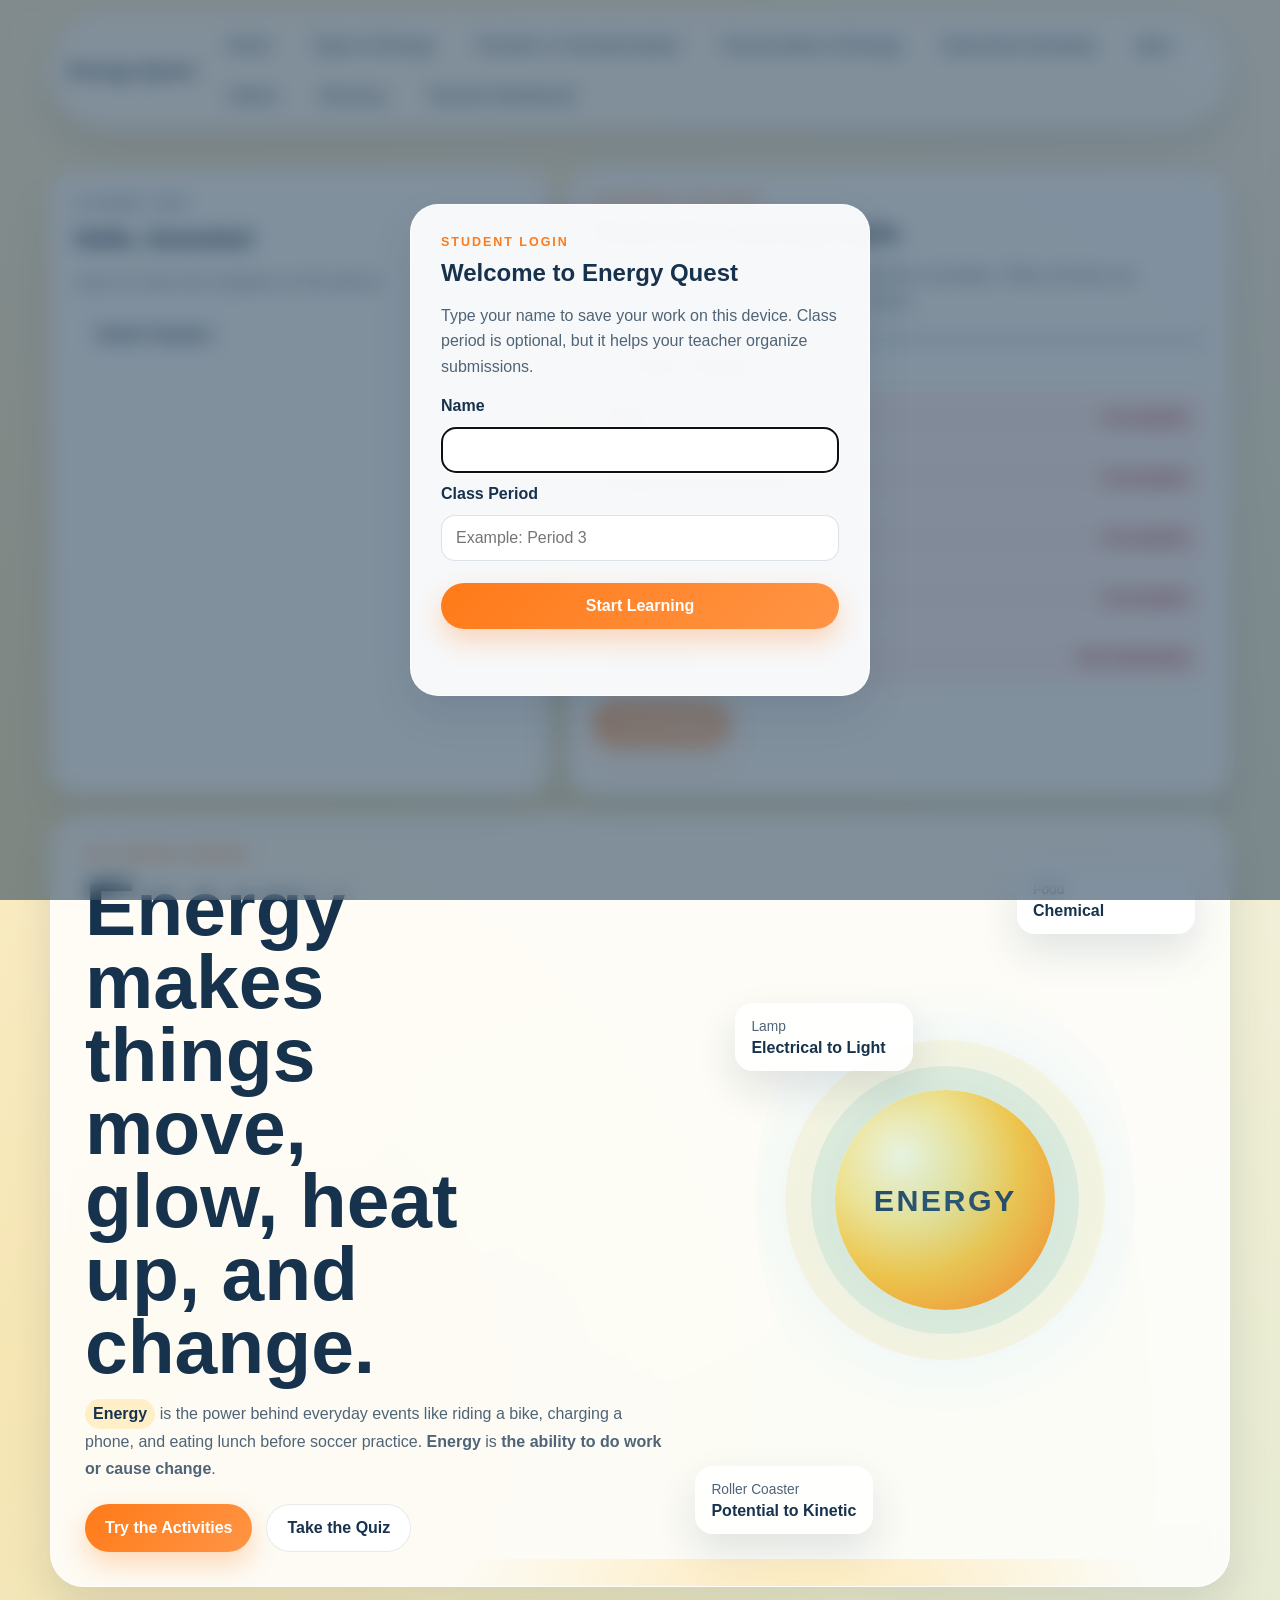
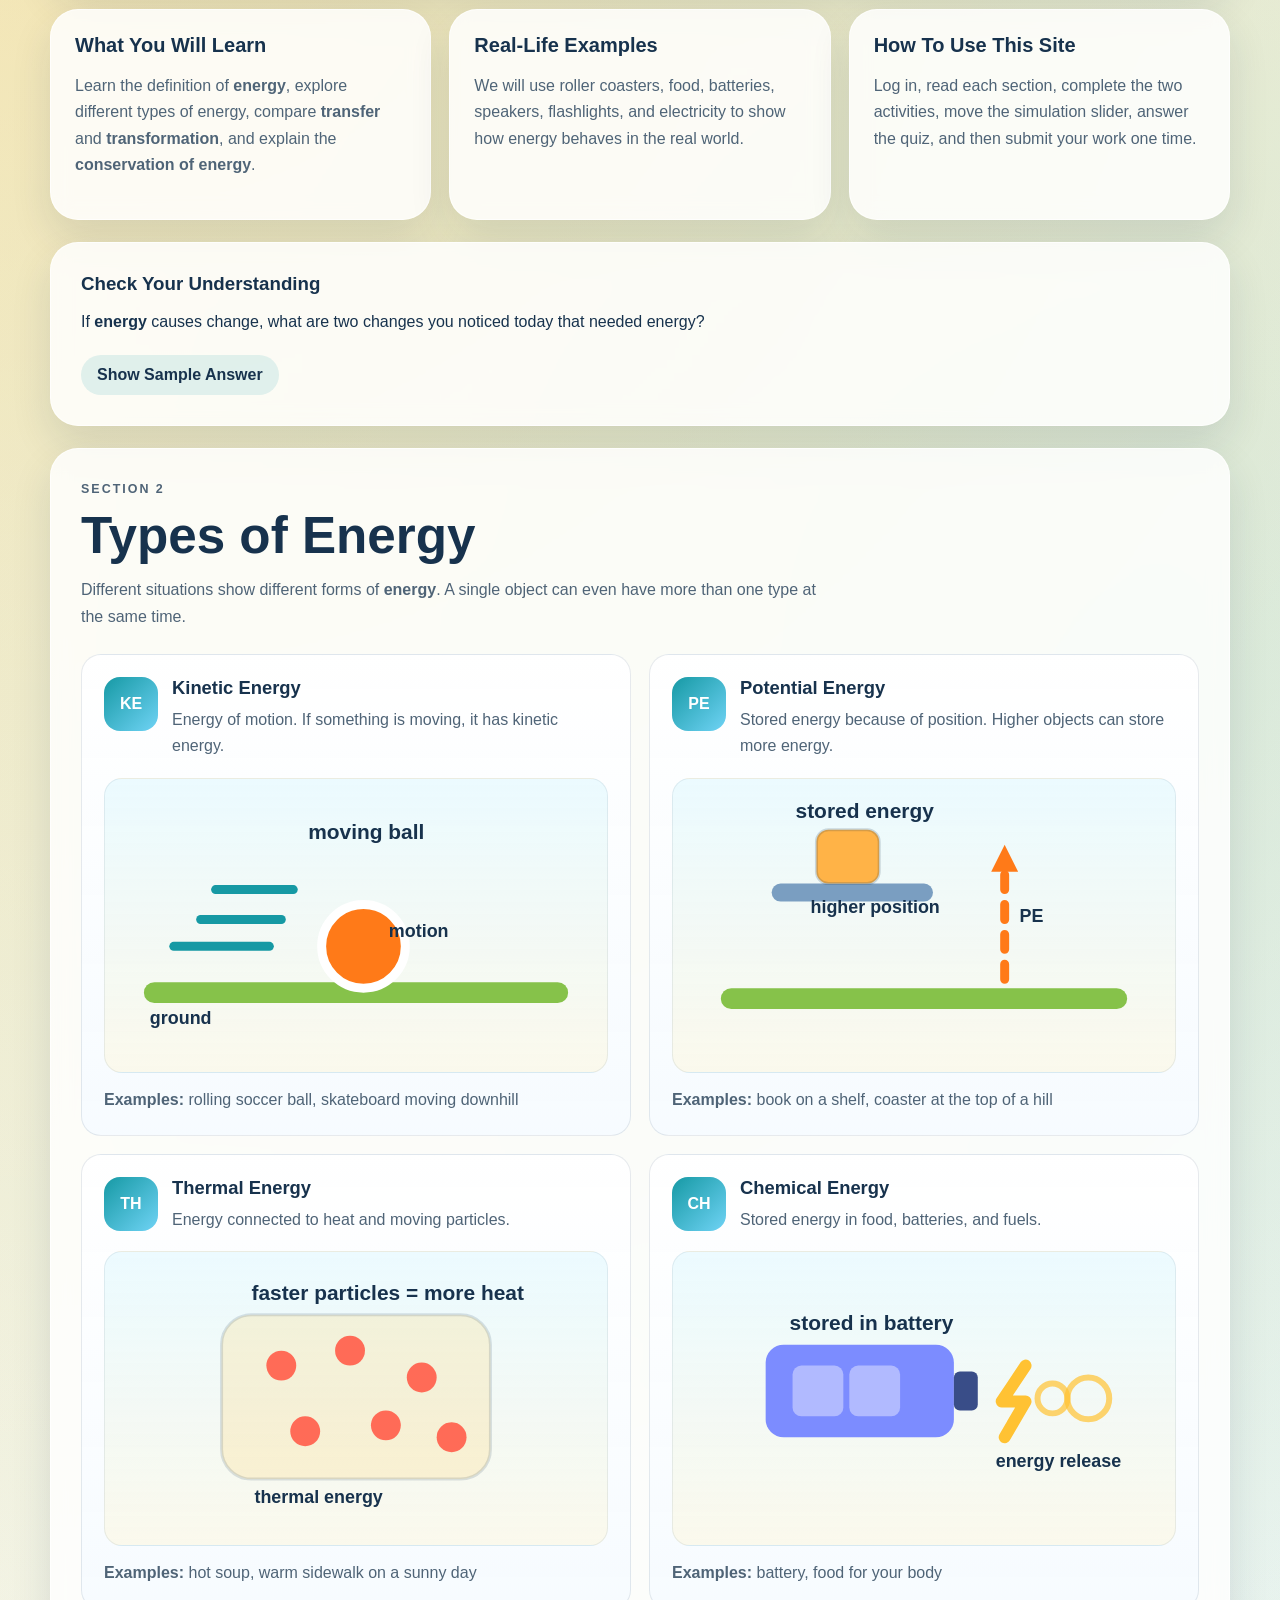
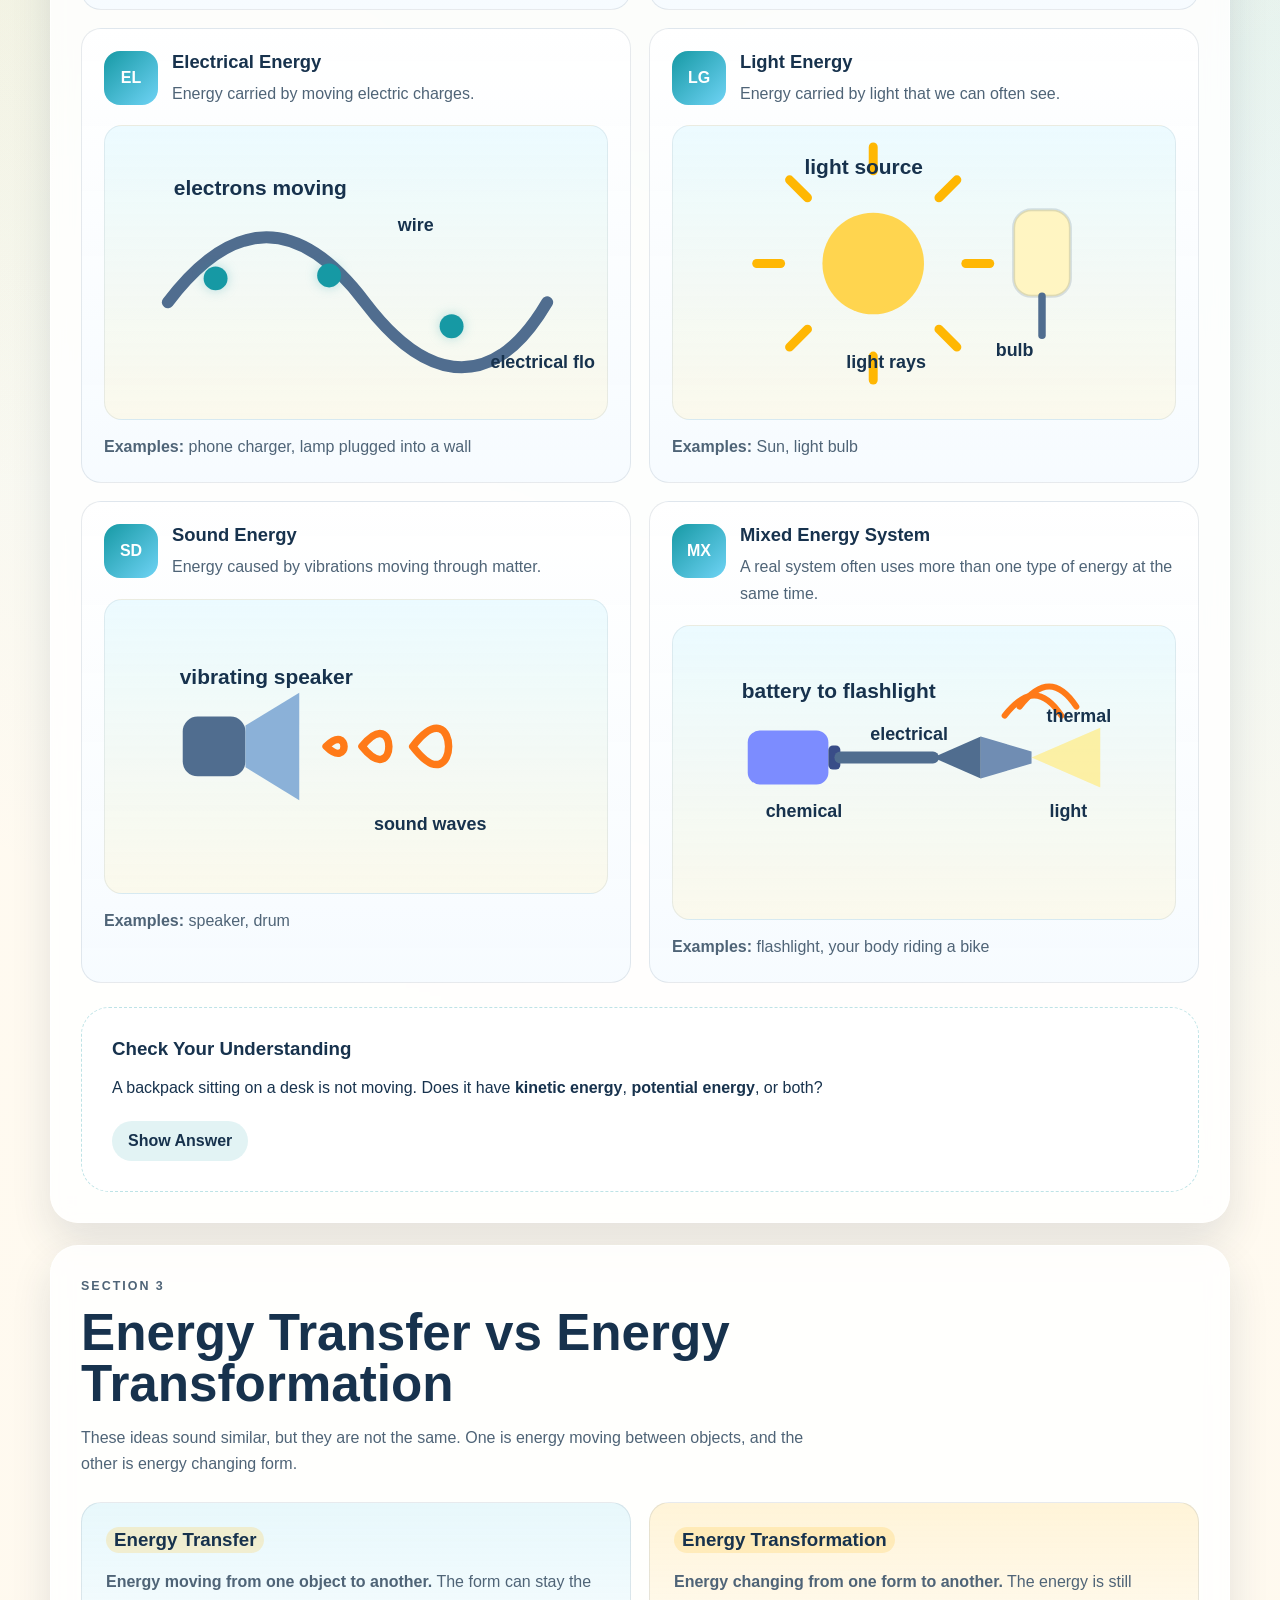
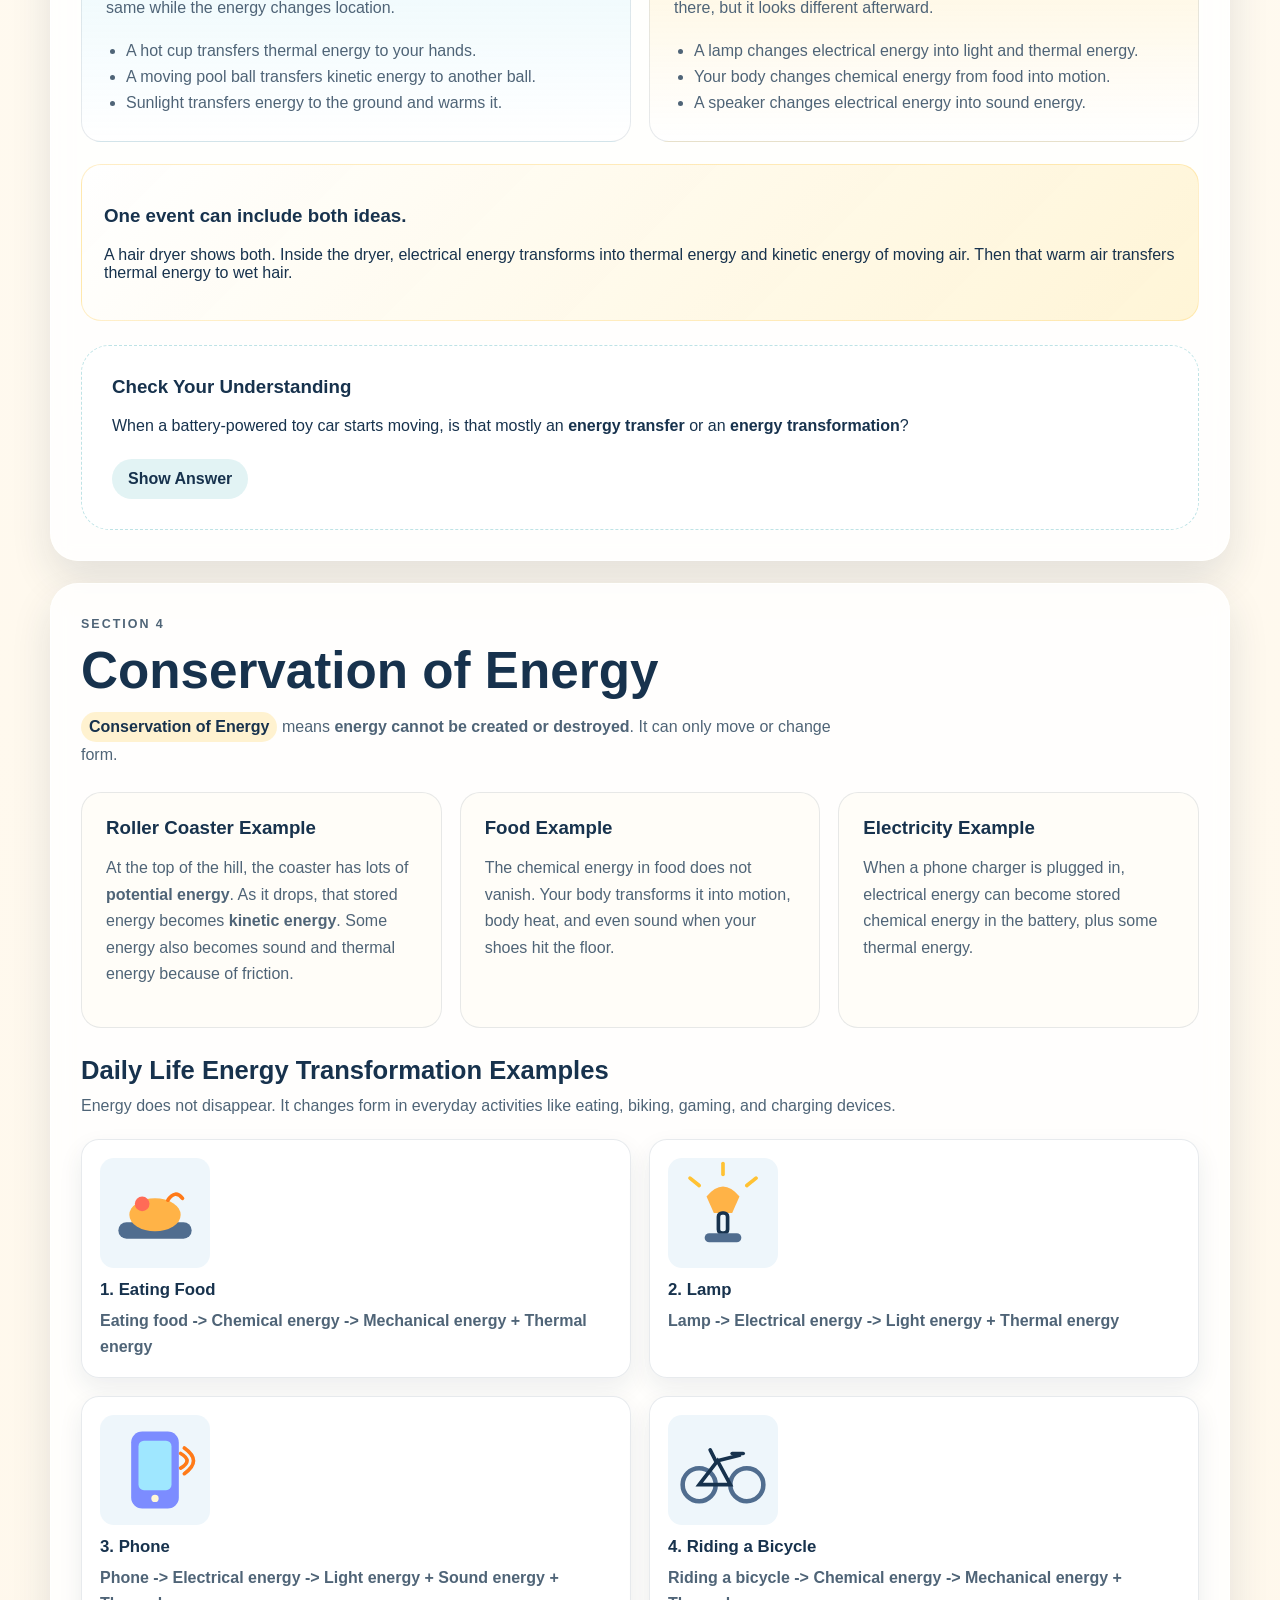
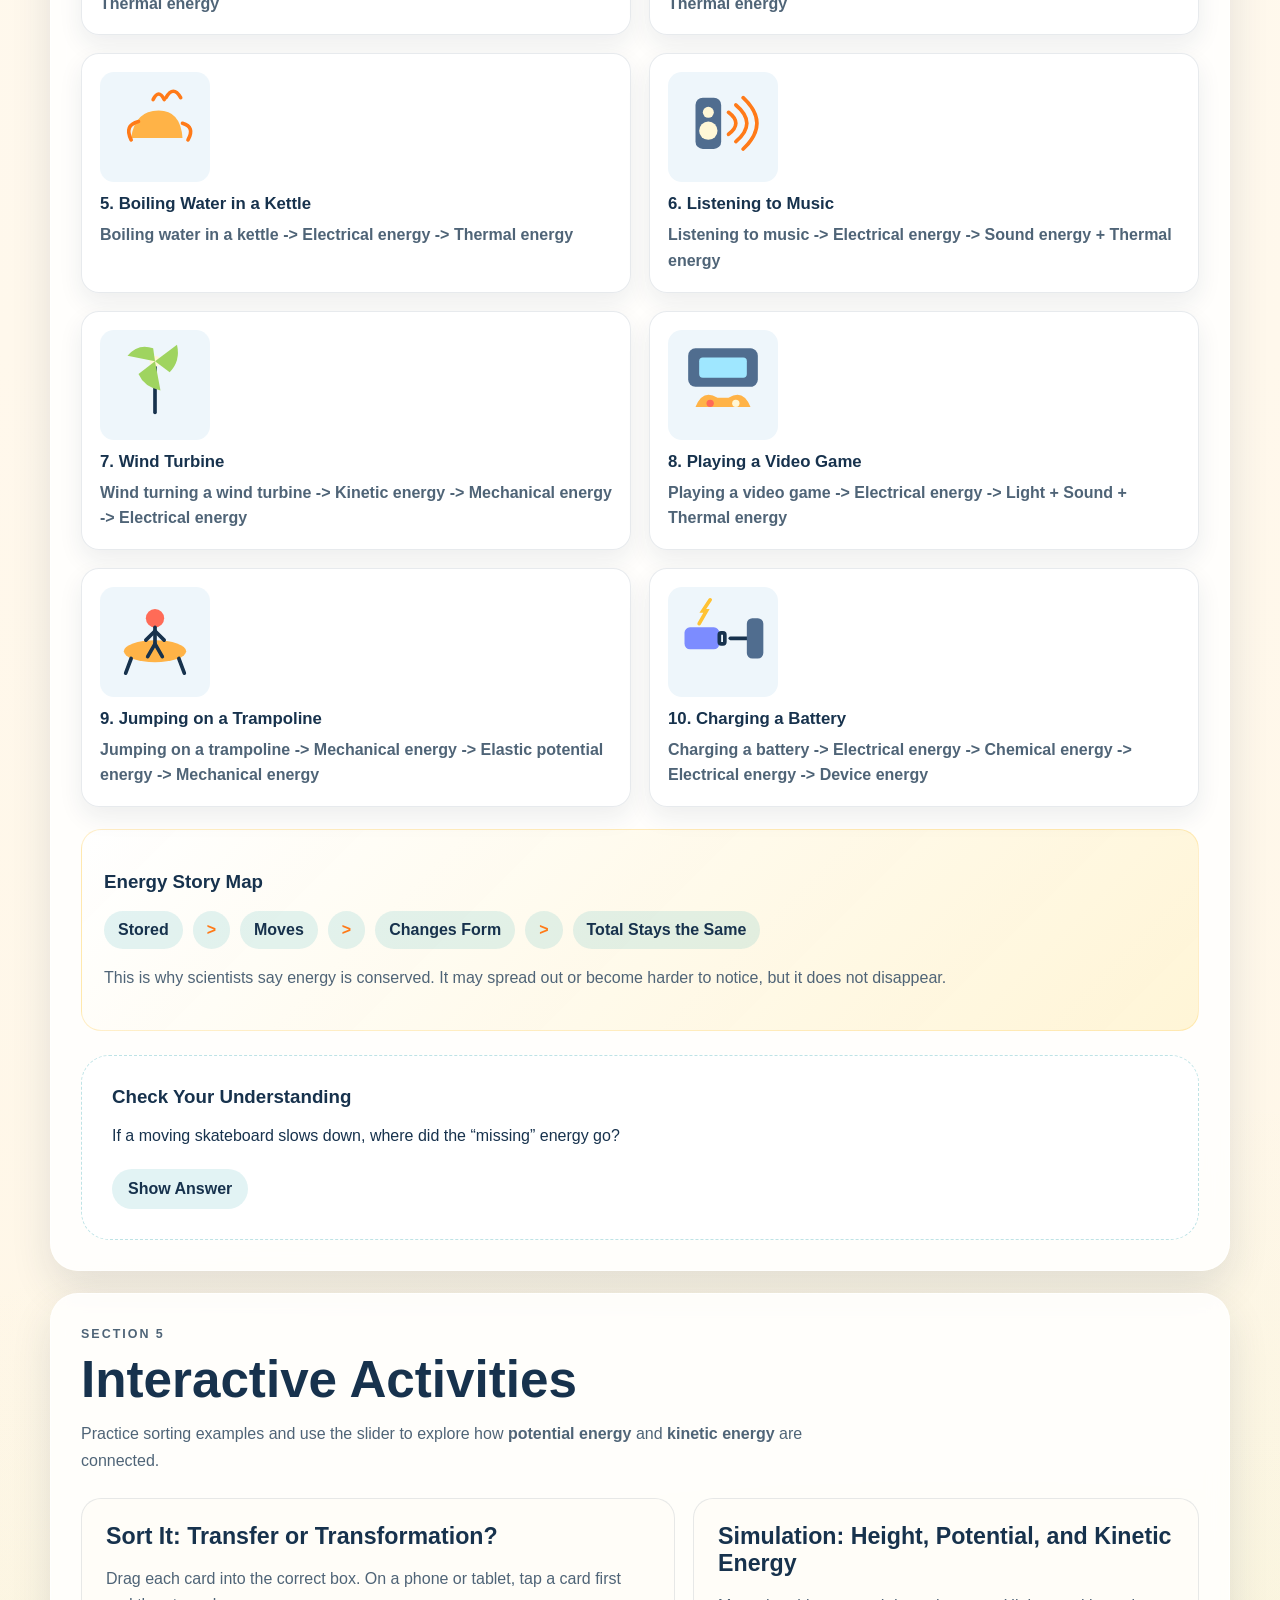
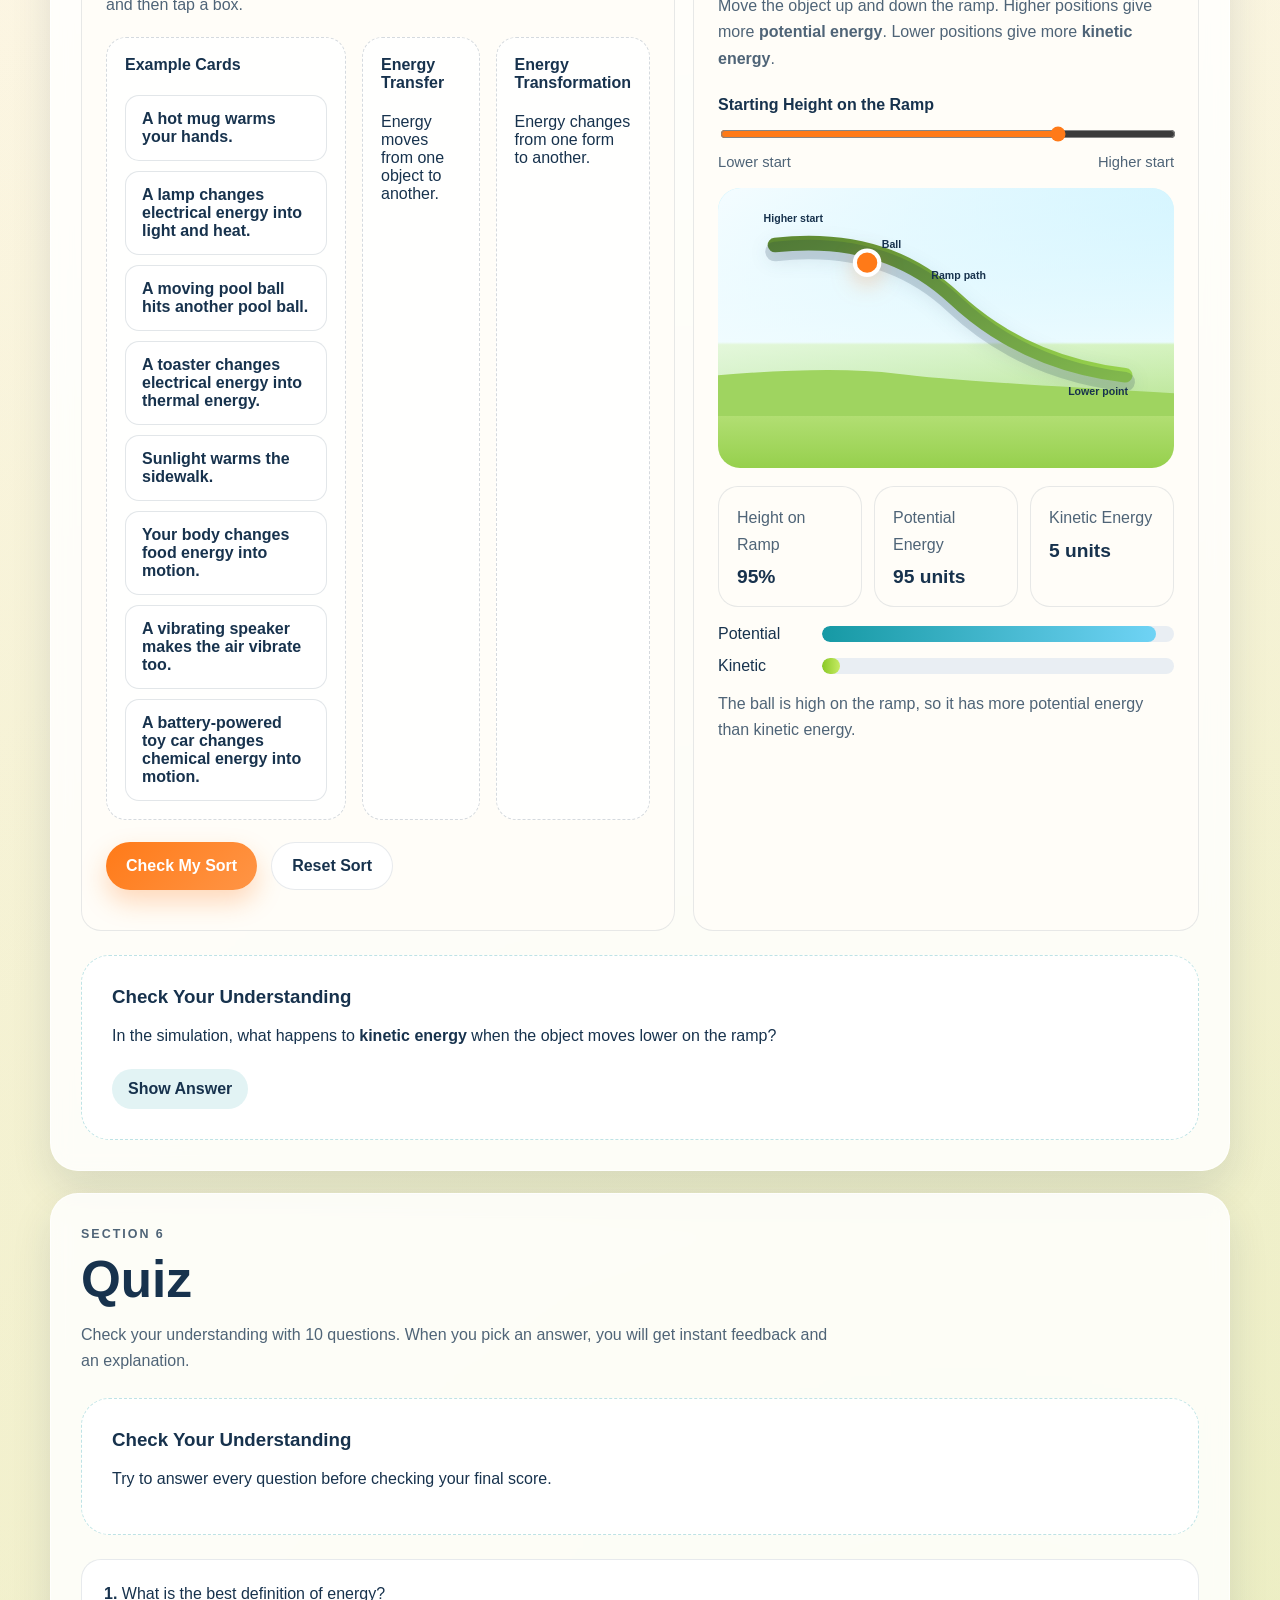
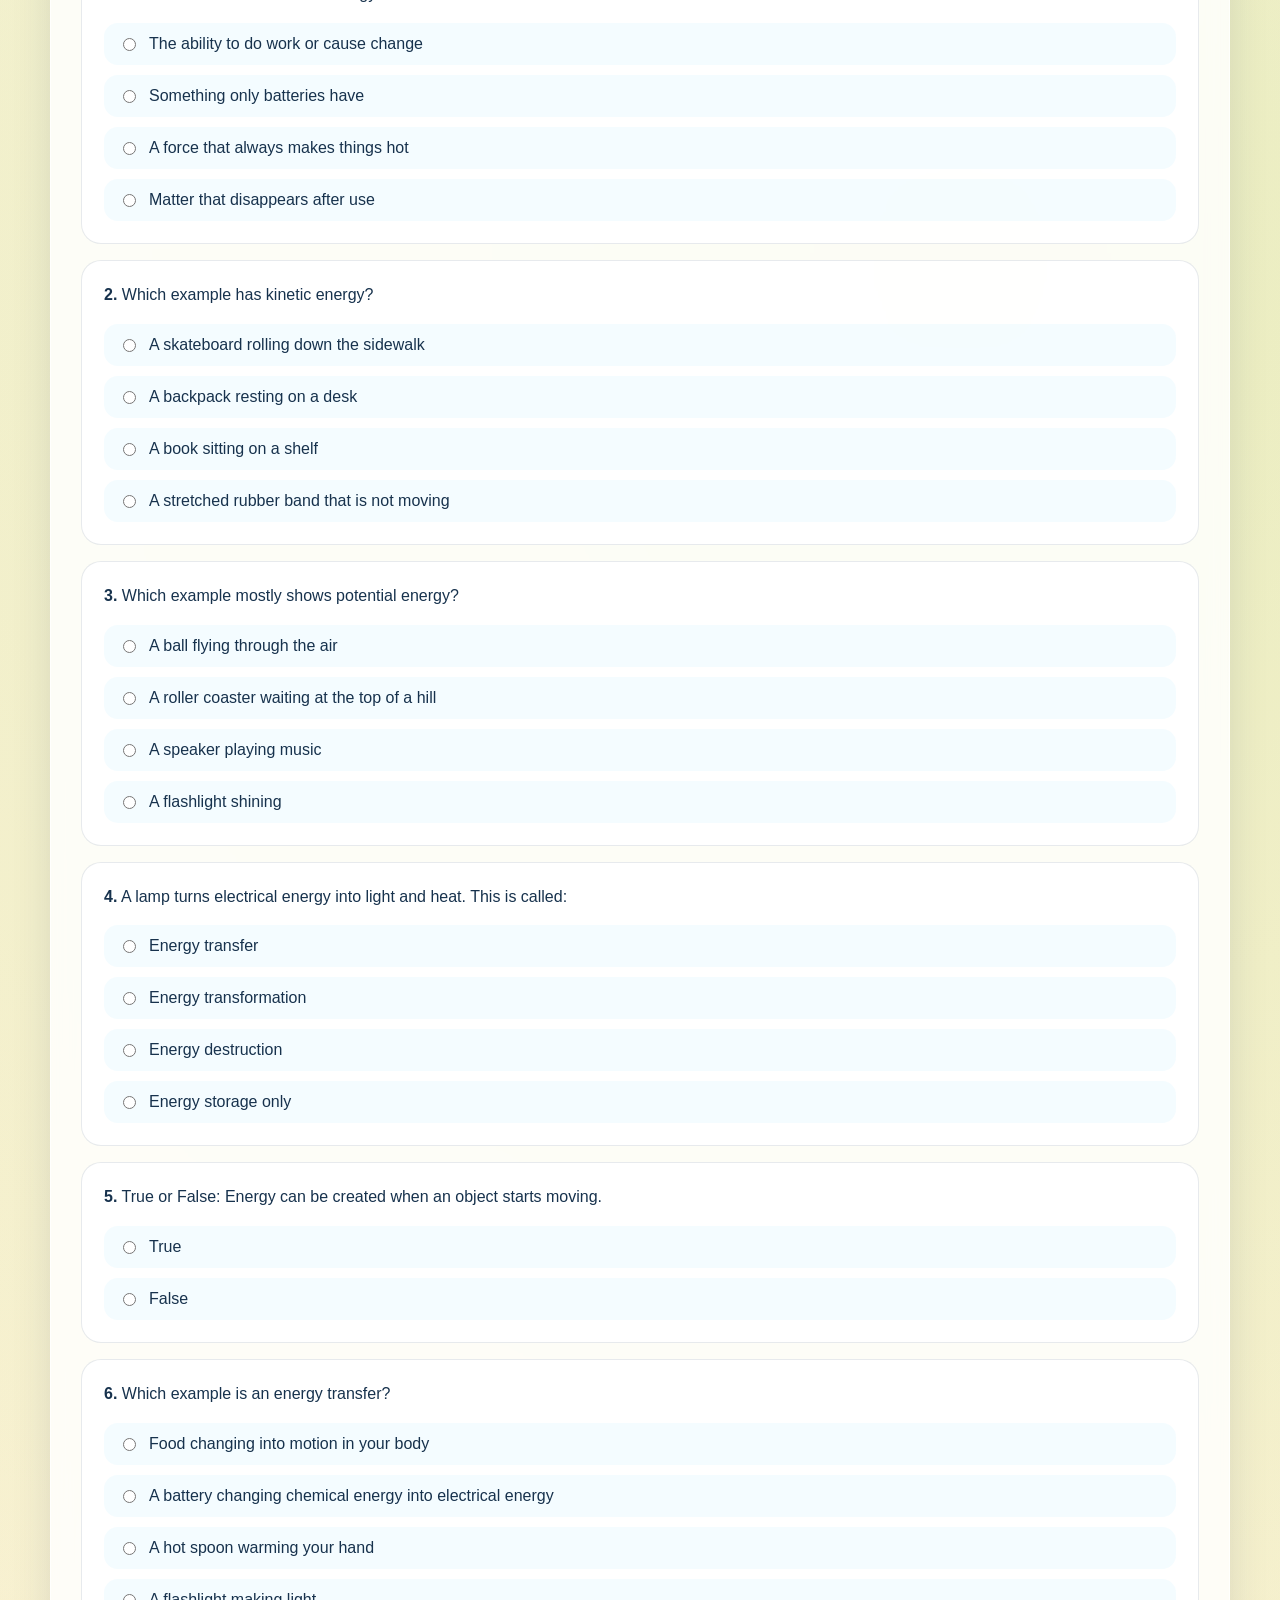
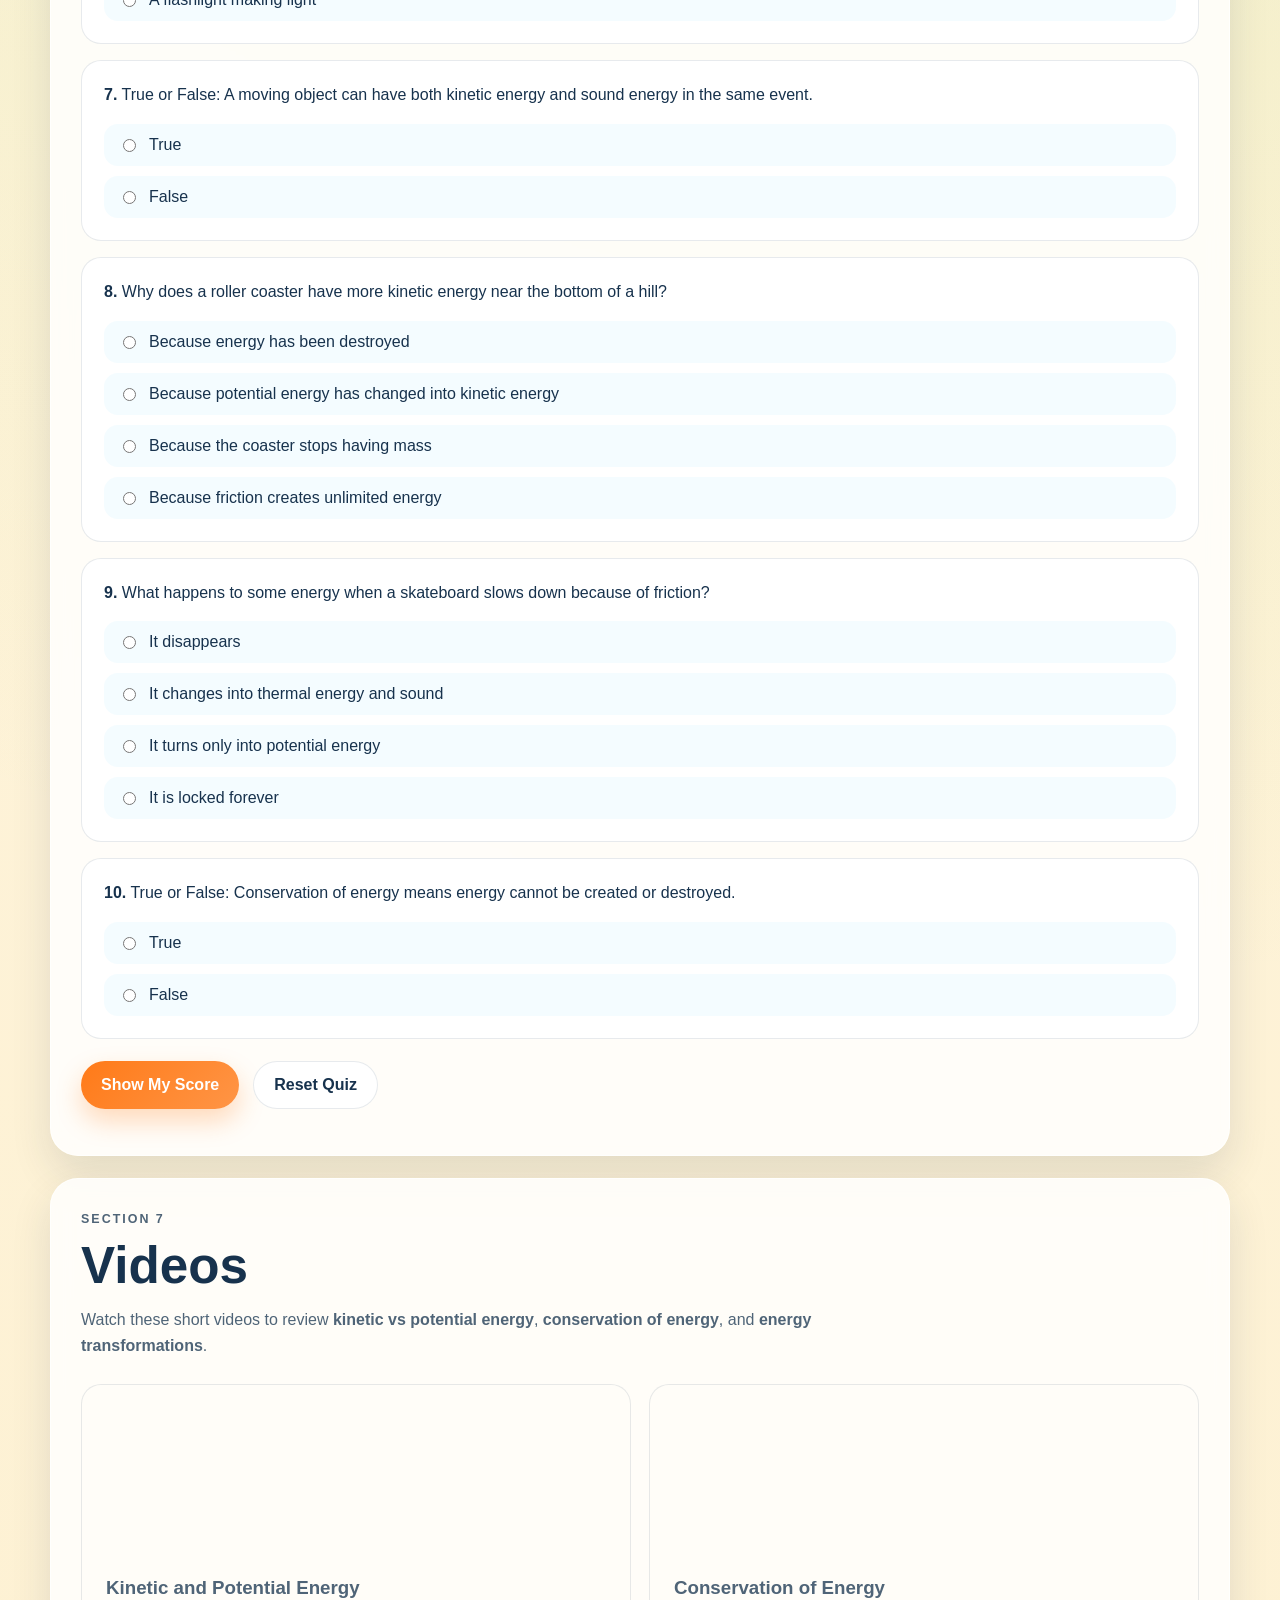
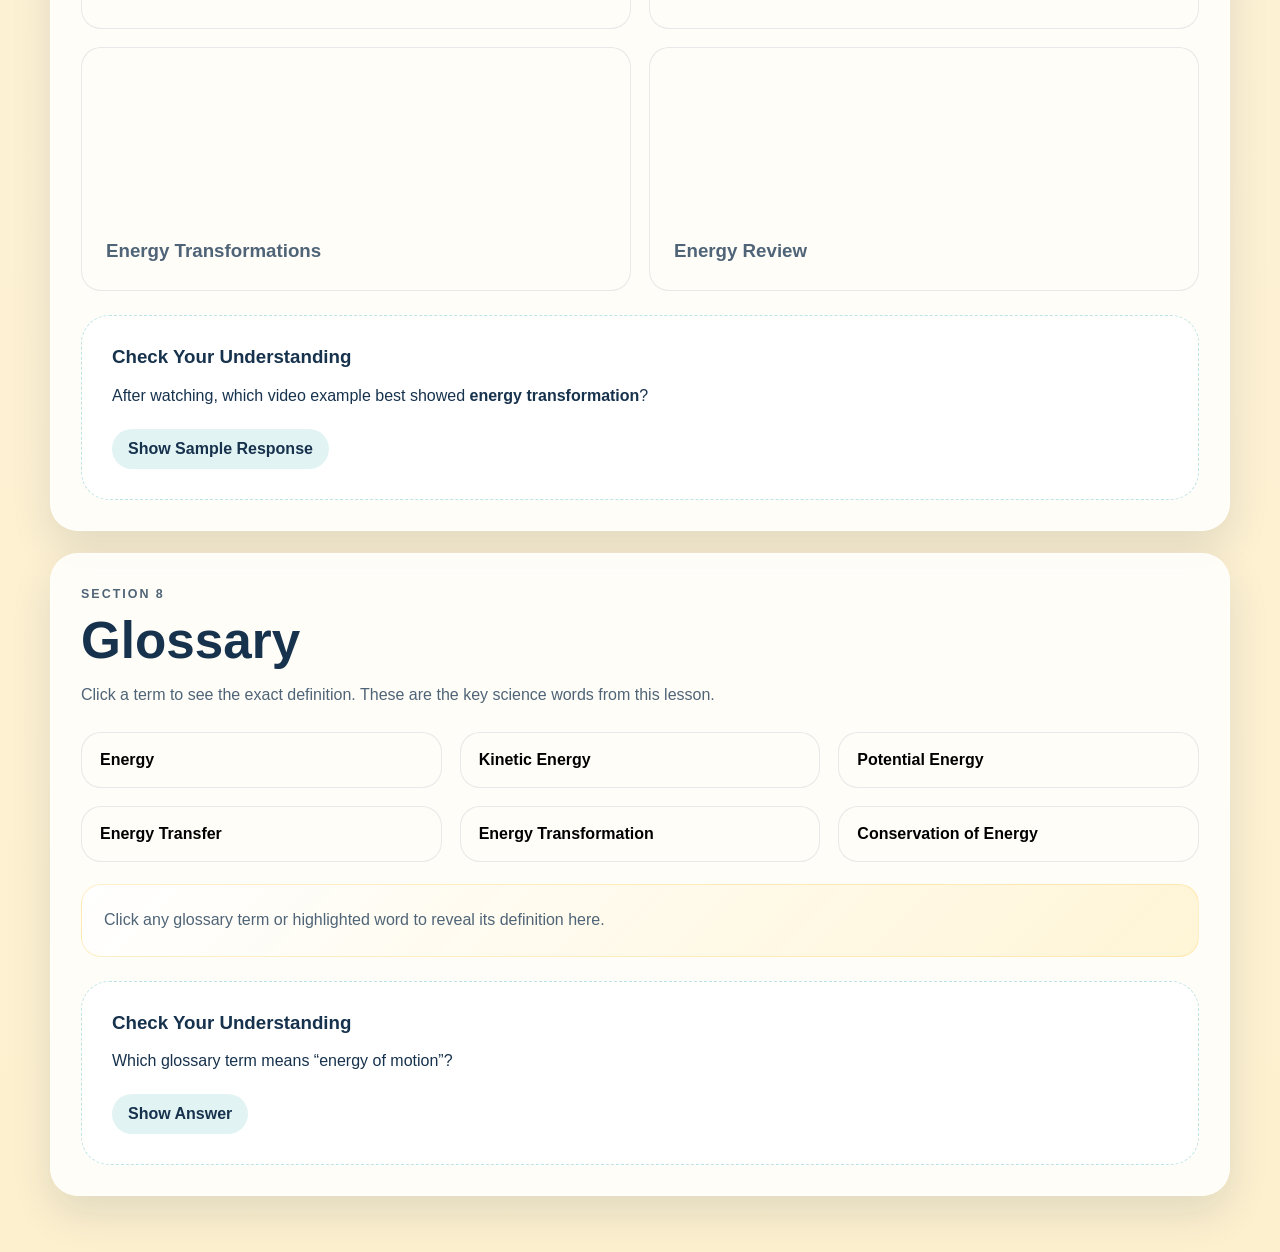
<file: index.html>
<!DOCTYPE html>
<html lang="en">
  <head>
    <meta charset="UTF-8" />
    <meta name="viewport" content="width=device-width, initial-scale=1.0" />
    <title>Energy Quest | Interactive Science for Grade 8</title>
    <link rel="stylesheet" href="./styles.css" />
    <script src="./script.js" defer></script>
  </head>
  <body class="student-page">
    <!-- Login screen shown until a student enters a name. -->
    <div class="login-overlay" id="loginOverlay">
      <section class="login-card">
        <p class="eyebrow">Student Login</p>
        <h1>Welcome to Energy Quest</h1>
        <p class="login-text">
          Type your name to save your work on this device. Class period is
          optional, but it helps your teacher organize submissions.
        </p>

        <form id="loginForm" class="login-form">
          <label for="studentName">Name</label>
          <input id="studentName" name="studentName" type="text" required />

          <label for="classPeriod">Class Period</label>
          <input
            id="classPeriod"
            name="classPeriod"
            type="text"
            placeholder="Example: Period 3"
          />

          <button class="primary-button login-button" type="submit">
            Start Learning
          </button>
          <p class="form-message" id="loginMessage" aria-live="polite"></p>
        </form>
      </section>
    </div>

    <!-- Sticky navigation so students can jump to any topic quickly. -->
    <header class="site-header">
      <nav class="navbar">
        <a class="brand" href="#home">Energy Quest</a>
        <button
          class="nav-toggle"
          id="navToggle"
          type="button"
          aria-expanded="false"
          aria-controls="navLinks"
        >
          Menu
        </button>
        <div class="nav-links" id="navLinks">
          <a href="#home">Home</a>
          <a href="#types">Types of Energy</a>
          <a href="#transfer">Transfer vs Transformation</a>
          <a href="#conservation">Conservation of Energy</a>
          <a href="#activities">Interactive Activities</a>
          <a href="#quiz">Quiz</a>
          <a href="#videos">Videos</a>
          <a href="#glossary">Glossary</a>
          <a href="./teacher.html">Teacher Dashboard</a>
        </div>
      </nav>
    </header>

    <main>
      <section class="student-tools">
        <article class="student-card">
          <p class="eyebrow">Student Info</p>
          <h2 id="studentWelcome">Hello, Scientist!</h2>
          <p id="studentDetails">
            Your learning progress will appear here after you log in.
          </p>
          <div class="student-actions">
            <button class="secondary-button action-button" id="changeStudent" type="button">
              Switch Student
            </button>
          </div>
        </article>

        <article class="progress-card">
          <p class="eyebrow">Progress Tracker</p>
          <h2>Finish All 3 Learning Tasks</h2>
          <p class="progress-help">
            Complete the quiz, the sorting activity, and the simulation. When
            all three are complete, the Submit Work button will unlock.
          </p>

          <div class="progress-meter" aria-hidden="true">
            <div class="progress-meter-fill" id="progressMeterFill"></div>
          </div>
          <p class="progress-summary" id="progressSummary">0 of 3 tasks complete</p>

          <div class="progress-list">
            <div class="progress-item" id="quizProgressItem">
              <span>Quiz</span>
              <strong id="quizProgressStatus">Incomplete</strong>
            </div>
            <div class="progress-item" id="sortProgressItem">
              <span>Drag-and-Drop Activity</span>
              <strong id="sortProgressStatus">Incomplete</strong>
            </div>
            <div class="progress-item" id="simulationProgressItem">
              <span>Simulation Activity</span>
              <strong id="simulationProgressStatus">Incomplete</strong>
            </div>
            <div class="progress-item overall-item" id="activitiesProgressItem">
              <span>Activities Overall</span>
              <strong id="activitiesProgressStatus">Incomplete</strong>
            </div>
            <div class="progress-item overall-item" id="submissionProgressItem">
              <span>Submission</span>
              <strong id="submissionProgressStatus">Not Submitted</strong>
            </div>
          </div>

          <div class="submission-panel">
            <button class="primary-button action-button" id="submitWorkButton" type="button">
              Submit Work
            </button>
            <p class="form-message" id="submitMessage" aria-live="polite"></p>
          </div>
        </article>
      </section>

      <!-- HOME -->
      <section class="hero-section" id="home">
        <div class="hero-copy">
          <p class="eyebrow">8th Grade Science</p>
          <h1>Energy makes things move, glow, heat up, and change.</h1>
          <p class="hero-text">
            <button class="term-button" type="button" data-term="Energy">
              <strong>Energy</strong>
            </button>
            is the power behind everyday events like riding a bike, charging a
            phone, and eating lunch before soccer practice.
            <strong>Energy</strong> is
            <strong>the ability to do work or cause change</strong>.
          </p>
          <div class="hero-actions">
            <a class="primary-button" href="#activities">Try the Activities</a>
            <a class="secondary-button" href="#quiz">Take the Quiz</a>
          </div>
        </div>

        <div class="hero-visual" aria-hidden="true">
          <div class="hero-glow"></div>
          <div class="orbit-card orbit-card-a">
            <span class="orbit-label">Food</span>
            <strong>Chemical</strong>
          </div>
          <div class="orbit-card orbit-card-b">
            <span class="orbit-label">Roller Coaster</span>
            <strong>Potential to Kinetic</strong>
          </div>
          <div class="orbit-card orbit-card-c">
            <span class="orbit-label">Lamp</span>
            <strong>Electrical to Light</strong>
          </div>
          <div class="energy-core">
            <span>ENERGY</span>
          </div>
        </div>
      </section>

      <section class="overview-grid">
        <article class="overview-card">
          <h2>What You Will Learn</h2>
          <p>
            Learn the definition of <strong>energy</strong>, explore different
            types of energy, compare <strong>transfer</strong> and
            <strong>transformation</strong>, and explain the
            <strong>conservation of energy</strong>.
          </p>
        </article>
        <article class="overview-card">
          <h2>Real-Life Examples</h2>
          <p>
            We will use roller coasters, food, batteries, speakers, flashlights,
            and electricity to show how energy behaves in the real world.
          </p>
        </article>
        <article class="overview-card">
          <h2>How To Use This Site</h2>
          <p>
            Log in, read each section, complete the two activities, move the
            simulation slider, answer the quiz, and then submit your work one
            time.
          </p>
        </article>
      </section>

      <section class="section-card check-card">
        <h3>Check Your Understanding</h3>
        <p>
          If <strong>energy</strong> causes change, what are two changes you
          noticed today that needed energy?
        </p>
        <button class="answer-toggle" type="button" data-target="homeAnswer">
          Show Sample Answer
        </button>
        <p class="answer-text" id="homeAnswer" hidden>
          Example: A toaster changed bread by heating it, and my body used
          energy from food to help me walk to class.
        </p>
      </section>

      <!-- TYPES OF ENERGY -->
      <section class="section-card" id="types">
        <div class="section-heading">
          <p class="eyebrow">Section 2</p>
          <h2>Types of Energy</h2>
          <p>
            Different situations show different forms of
            <strong>energy</strong>. A single object can even have more than one
            type at the same time.
          </p>
        </div>

        <!-- JavaScript fills this grid with animated SVG diagrams for every energy type. -->
        <div class="types-grid energy-diagram-grid" id="energyTypesGrid"></div>

        <div class="section-card nested-check">
          <h3>Check Your Understanding</h3>
          <p>
            A backpack sitting on a desk is not moving. Does it have
            <strong>kinetic energy</strong>, <strong>potential energy</strong>,
            or both?
          </p>
          <button class="answer-toggle" type="button" data-target="typesAnswer">
            Show Answer
          </button>
          <p class="answer-text" id="typesAnswer" hidden>
            It has potential energy because it is stored in a raised position,
            but it does not have kinetic energy unless it starts moving.
          </p>
        </div>
      </section>

      <!-- TRANSFER VS TRANSFORMATION -->
      <section class="section-card" id="transfer">
        <div class="section-heading">
          <p class="eyebrow">Section 3</p>
          <h2>Energy Transfer vs Energy Transformation</h2>
          <p>
            These ideas sound similar, but they are not the same. One is energy
            moving between objects, and the other is energy changing form.
          </p>
        </div>

        <div class="compare-grid">
          <article class="compare-card transfer-card">
            <h3>
              <button class="term-button" type="button" data-term="Energy Transfer">
                <strong>Energy Transfer</strong>
              </button>
            </h3>
            <p>
              <strong>Energy moving from one object to another.</strong> The
              form can stay the same while the energy changes location.
            </p>
            <ul>
              <li>A hot cup transfers thermal energy to your hands.</li>
              <li>A moving pool ball transfers kinetic energy to another ball.</li>
              <li>Sunlight transfers energy to the ground and warms it.</li>
            </ul>
          </article>

          <article class="compare-card transformation-card">
            <h3>
              <button class="term-button" type="button" data-term="Energy Transformation">
                <strong>Energy Transformation</strong>
              </button>
            </h3>
            <p>
              <strong>Energy changing from one form to another.</strong> The
              energy is still there, but it looks different afterward.
            </p>
            <ul>
              <li>A lamp changes electrical energy into light and thermal energy.</li>
              <li>Your body changes chemical energy from food into motion.</li>
              <li>A speaker changes electrical energy into sound energy.</li>
            </ul>
          </article>
        </div>

        <article class="example-banner">
          <h3>One event can include both ideas.</h3>
          <p>
            A hair dryer shows both. Inside the dryer, electrical energy
            transforms into thermal energy and kinetic energy of moving air.
            Then that warm air transfers thermal energy to wet hair.
          </p>
        </article>

        <div class="section-card nested-check">
          <h3>Check Your Understanding</h3>
          <p>
            When a battery-powered toy car starts moving, is that mostly an
            <strong>energy transfer</strong> or an
            <strong>energy transformation</strong>?
          </p>
          <button class="answer-toggle" type="button" data-target="transferAnswer">
            Show Answer
          </button>
          <p class="answer-text" id="transferAnswer" hidden>
            It is mostly an energy transformation because chemical energy in the
            battery changes into electrical energy and then kinetic energy.
          </p>
        </div>
      </section>

      <!-- CONSERVATION OF ENERGY -->
      <section class="section-card" id="conservation">
        <div class="section-heading">
          <p class="eyebrow">Section 4</p>
          <h2>Conservation of Energy</h2>
          <p>
            <button
              class="term-button"
              type="button"
              data-term="Conservation of Energy"
            >
              <strong>Conservation of Energy</strong>
            </button>
            means <strong>energy cannot be created or destroyed</strong>. It can
            only move or change form.
          </p>
        </div>

        <div class="conservation-grid">
          <article class="concept-card">
            <h3>Roller Coaster Example</h3>
            <p>
              At the top of the hill, the coaster has lots of
              <strong>potential energy</strong>. As it drops, that stored energy
              becomes <strong>kinetic energy</strong>. Some energy also becomes
              sound and thermal energy because of friction.
            </p>
          </article>

          <article class="concept-card">
            <h3>Food Example</h3>
            <p>
              The chemical energy in food does not vanish. Your body transforms
              it into motion, body heat, and even sound when your shoes hit the
              floor.
            </p>
          </article>

          <article class="concept-card">
            <h3>Electricity Example</h3>
            <p>
              When a phone charger is plugged in, electrical energy can become
              stored chemical energy in the battery, plus some thermal energy.
            </p>
          </article>
        </div>

        <div class="energy-flow-section">
          <h3>Daily Life Energy Transformation Examples</h3>
          <p class="energy-flow-intro">
            Energy does not disappear. It changes form in everyday activities
            like eating, biking, gaming, and charging devices.
          </p>

          <div class="energy-flow-grid">
            <article class="energy-flow-card">
              <div class="energy-flow-illustration" aria-hidden="true">
                <svg viewBox="0 0 120 120" class="flow-svg">
                  <rect x="20" y="70" width="80" height="18" rx="9" class="flow-plate"></rect>
                  <ellipse cx="60" cy="62" rx="28" ry="18" class="flow-food-main"></ellipse>
                  <circle cx="46" cy="50" r="8" class="flow-food-accent"></circle>
                  <path d="M 74 46 Q 82 34 90 44" class="flow-steam"></path>
                </svg>
              </div>
              <h4>1. Eating Food</h4>
              <p>Eating food -> Chemical energy -> Mechanical energy + Thermal energy</p>
            </article>

            <article class="energy-flow-card">
              <div class="energy-flow-illustration" aria-hidden="true">
                <svg viewBox="0 0 120 120" class="flow-svg">
                  <path d="M 42 42 Q 60 20 78 42 L 70 60 L 50 60 Z" class="flow-lamp-shade"></path>
                  <rect x="55" y="60" width="10" height="22" rx="4" class="flow-lamp-stand"></rect>
                  <rect x="40" y="82" width="40" height="10" rx="5" class="flow-lamp-base"></rect>
                  <line x1="60" y1="18" x2="60" y2="6" class="flow-ray"></line>
                  <line x1="34" y1="30" x2="24" y2="22" class="flow-ray"></line>
                  <line x1="86" y1="30" x2="96" y2="22" class="flow-ray"></line>
                </svg>
              </div>
              <h4>2. Lamp</h4>
              <p>Lamp -> Electrical energy -> Light energy + Thermal energy</p>
            </article>

            <article class="energy-flow-card">
              <div class="energy-flow-illustration" aria-hidden="true">
                <svg viewBox="0 0 120 120" class="flow-svg">
                  <rect x="34" y="18" width="52" height="84" rx="12" class="flow-phone-body"></rect>
                  <rect x="42" y="28" width="36" height="54" rx="6" class="flow-phone-screen"></rect>
                  <circle cx="60" cy="91" r="4" class="flow-phone-button"></circle>
                  <path d="M 88 42 Q 102 50 88 58" class="flow-sound-wave"></path>
                  <path d="M 92 36 Q 112 50 92 64" class="flow-sound-wave"></path>
                </svg>
              </div>
              <h4>3. Phone</h4>
              <p>Phone -> Electrical energy -> Light energy + Sound energy + Thermal energy</p>
            </article>

            <article class="energy-flow-card">
              <div class="energy-flow-illustration" aria-hidden="true">
                <svg viewBox="0 0 120 120" class="flow-svg">
                  <circle cx="34" cy="76" r="18" class="flow-wheel"></circle>
                  <circle cx="86" cy="76" r="18" class="flow-wheel"></circle>
                  <path d="M 34 76 L 54 50 L 68 76 L 48 76 Z" class="flow-bike-frame"></path>
                  <line x1="54" y1="50" x2="78" y2="44" class="flow-bike-frame"></line>
                  <line x1="70" y1="42" x2="82" y2="42" class="flow-bike-frame"></line>
                  <line x1="52" y1="50" x2="46" y2="38" class="flow-bike-frame"></line>
                </svg>
              </div>
              <h4>4. Riding a Bicycle</h4>
              <p>Riding a bicycle -> Chemical energy -> Mechanical energy + Thermal energy</p>
            </article>

            <article class="energy-flow-card">
              <div class="energy-flow-illustration" aria-hidden="true">
                <svg viewBox="0 0 120 120" class="flow-svg">
                  <path d="M 34 72 Q 38 42 64 42 Q 88 42 90 72 Z" class="flow-kettle-body"></path>
                  <path d="M 90 56 Q 104 60 96 74" class="flow-kettle-spout"></path>
                  <path d="M 42 54 Q 26 58 34 74" class="flow-kettle-handle"></path>
                  <path d="M 58 30 Q 64 18 70 30" class="flow-steam"></path>
                  <path d="M 72 28 Q 80 14 88 28" class="flow-steam"></path>
                </svg>
              </div>
              <h4>5. Boiling Water in a Kettle</h4>
              <p>Boiling water in a kettle -> Electrical energy -> Thermal energy</p>
            </article>

            <article class="energy-flow-card">
              <div class="energy-flow-illustration" aria-hidden="true">
                <svg viewBox="0 0 120 120" class="flow-svg">
                  <rect x="30" y="28" width="28" height="56" rx="8" class="flow-speaker"></rect>
                  <circle cx="44" cy="44" r="6" class="flow-speaker-cone"></circle>
                  <circle cx="44" cy="64" r="10" class="flow-speaker-cone"></circle>
                  <path d="M 66 44 Q 82 56 66 68" class="flow-sound-wave"></path>
                  <path d="M 74 36 Q 98 56 74 76" class="flow-sound-wave"></path>
                  <path d="M 82 28 Q 112 56 82 84" class="flow-sound-wave"></path>
                </svg>
              </div>
              <h4>6. Listening to Music</h4>
              <p>Listening to music -> Electrical energy -> Sound energy + Thermal energy</p>
            </article>

            <article class="energy-flow-card">
              <div class="energy-flow-illustration" aria-hidden="true">
                <svg viewBox="0 0 120 120" class="flow-svg">
                  <line x1="60" y1="34" x2="60" y2="90" class="flow-turbine-pole"></line>
                  <circle cx="60" cy="34" r="6" class="flow-turbine-center"></circle>
                  <path d="M 60 34 L 30 28 Q 42 14 58 20 Z" class="flow-turbine-blade blade-a"></path>
                  <path d="M 60 34 L 84 16 Q 88 34 76 46 Z" class="flow-turbine-blade blade-b"></path>
                  <path d="M 60 34 L 66 66 Q 48 62 42 48 Z" class="flow-turbine-blade blade-c"></path>
                </svg>
              </div>
              <h4>7. Wind Turbine</h4>
              <p>Wind turning a wind turbine -> Kinetic energy -> Mechanical energy -> Electrical energy</p>
            </article>

            <article class="energy-flow-card">
              <div class="energy-flow-illustration" aria-hidden="true">
                <svg viewBox="0 0 120 120" class="flow-svg">
                  <rect x="22" y="20" width="76" height="42" rx="8" class="flow-screen"></rect>
                  <rect x="34" y="30" width="52" height="22" rx="4" class="flow-screen-light"></rect>
                  <path d="M 30 84 Q 38 64 54 74 L 66 74 Q 82 64 90 84" class="flow-controller"></path>
                  <circle cx="46" cy="80" r="4" class="flow-button-red"></circle>
                  <circle cx="74" cy="80" r="4" class="flow-button-yellow"></circle>
                </svg>
              </div>
              <h4>8. Playing a Video Game</h4>
              <p>Playing a video game -> Electrical energy -> Light + Sound + Thermal energy</p>
            </article>

            <article class="energy-flow-card">
              <div class="energy-flow-illustration" aria-hidden="true">
                <svg viewBox="0 0 120 120" class="flow-svg">
                  <ellipse cx="60" cy="70" rx="34" ry="12" class="flow-trampoline-top"></ellipse>
                  <line x1="34" y1="78" x2="28" y2="94" class="flow-trampoline-leg"></line>
                  <line x1="86" y1="78" x2="92" y2="94" class="flow-trampoline-leg"></line>
                  <circle cx="60" cy="34" r="10" class="flow-jumper-head"></circle>
                  <line x1="60" y1="44" x2="60" y2="62" class="flow-jumper-body"></line>
                  <line x1="60" y1="48" x2="50" y2="58" class="flow-jumper-body"></line>
                  <line x1="60" y1="48" x2="70" y2="58" class="flow-jumper-body"></line>
                  <line x1="60" y1="62" x2="52" y2="76" class="flow-jumper-body"></line>
                  <line x1="60" y1="62" x2="68" y2="76" class="flow-jumper-body"></line>
                </svg>
              </div>
              <h4>9. Jumping on a Trampoline</h4>
              <p>Jumping on a trampoline -> Mechanical energy -> Elastic potential energy -> Mechanical energy</p>
            </article>

            <article class="energy-flow-card">
              <div class="energy-flow-illustration" aria-hidden="true">
                <svg viewBox="0 0 120 120" class="flow-svg">
                  <rect x="18" y="44" width="38" height="24" rx="6" class="flow-battery"></rect>
                  <rect x="56" y="50" width="6" height="12" rx="2" class="flow-battery-cap"></rect>
                  <path d="M 68 56 L 86 56" class="flow-charge-wire"></path>
                  <rect x="86" y="34" width="18" height="44" rx="6" class="flow-device"></rect>
                  <path d="M 34 40 L 42 26 L 38 26 L 46 14" class="flow-charge-bolt"></path>
                </svg>
              </div>
              <h4>10. Charging a Battery</h4>
              <p>Charging a battery -> Electrical energy -> Chemical energy -> Electrical energy -> Device energy</p>
            </article>
          </div>
        </div>

        <article class="energy-story">
          <h3>Energy Story Map</h3>
          <div class="story-track">
            <span>Stored</span>
            <span class="story-arrow">></span>
            <span>Moves</span>
            <span class="story-arrow">></span>
            <span>Changes Form</span>
            <span class="story-arrow">></span>
            <span>Total Stays the Same</span>
          </div>
          <p>
            This is why scientists say energy is conserved. It may spread out or
            become harder to notice, but it does not disappear.
          </p>
        </article>

        <div class="section-card nested-check">
          <h3>Check Your Understanding</h3>
          <p>
            If a moving skateboard slows down, where did the “missing” energy
            go?
          </p>
          <button class="answer-toggle" type="button" data-target="conservationAnswer">
            Show Answer
          </button>
          <p class="answer-text" id="conservationAnswer" hidden>
            It was not destroyed. Some of the energy changed into thermal energy
            from friction and sound energy from the wheels and board.
          </p>
        </div>
      </section>

      <!-- INTERACTIVE ACTIVITIES -->
      <section class="section-card" id="activities">
        <div class="section-heading">
          <p class="eyebrow">Section 5</p>
          <h2>Interactive Activities</h2>
          <p>
            Practice sorting examples and use the slider to explore how
            <strong>potential energy</strong> and
            <strong>kinetic energy</strong> are connected.
          </p>
        </div>

        <div class="activities-grid">
          <!-- Drag-and-drop sorter -->
          <article class="activity-card">
            <div class="activity-heading">
              <h3>Sort It: Transfer or Transformation?</h3>
              <p>
                Drag each card into the correct box. On a phone or tablet, tap a
                card first and then tap a box.
              </p>
            </div>

            <div class="sort-layout">
              <div class="sort-bank">
                <h4>Example Cards</h4>
                <div class="sort-list" id="sortBank"></div>
              </div>

              <div class="drop-zone-grid">
                <div
                  class="drop-zone"
                  id="transferZone"
                  data-zone="transfer"
                  tabindex="0"
                >
                  <h4>Energy Transfer</h4>
                  <p>Energy moves from one object to another.</p>
                  <div class="sort-list" id="transferList"></div>
                </div>

                <div
                  class="drop-zone"
                  id="transformationZone"
                  data-zone="transformation"
                  tabindex="0"
                >
                  <h4>Energy Transformation</h4>
                  <p>Energy changes from one form to another.</p>
                  <div class="sort-list" id="transformationList"></div>
                </div>
              </div>
            </div>

            <div class="activity-actions">
              <button class="primary-button action-button" id="checkSort" type="button">
                Check My Sort
              </button>
              <button class="secondary-button action-button" id="resetSort" type="button">
                Reset Sort
              </button>
            </div>
            <p class="activity-feedback" id="sortFeedback" aria-live="polite"></p>
          </article>

          <!-- Slider simulation -->
          <article class="activity-card">
            <div class="activity-heading">
              <h3>Simulation: Height, Potential, and Kinetic Energy</h3>
              <p>
                Move the object up and down the ramp. Higher positions give more
                <strong>potential energy</strong>. Lower positions give more
                <strong>kinetic energy</strong>.
              </p>
            </div>

            <label class="slider-label" for="heightSlider">Starting Height on the Ramp</label>
            <input
              id="heightSlider"
              type="range"
              min="0"
              max="100"
              value="75"
            />
            <div class="slider-scale">
              <span>Lower start</span>
              <span>Higher start</span>
            </div>

            <div class="sim-scene">
              <svg
                class="ramp-svg"
                id="rampSvg"
                viewBox="0 0 560 280"
                role="img"
                aria-labelledby="rampTitle rampDesc"
              >
                <title id="rampTitle">Ramp energy simulation</title>
                <desc id="rampDesc">
                  A ball moves exactly along a curved ramp while potential and kinetic
                  energy change.
                </desc>
                <defs>
                  <linearGradient id="rampFill" x1="0%" y1="0%" x2="100%" y2="100%">
                    <stop offset="0%" stop-color="#5e8a32"></stop>
                    <stop offset="100%" stop-color="#98d44d"></stop>
                  </linearGradient>
                  <linearGradient id="skyGlow" x1="0%" y1="0%" x2="100%" y2="100%">
                    <stop offset="0%" stop-color="#ffffff" stop-opacity="0.8"></stop>
                    <stop offset="100%" stop-color="#c8f3ff" stop-opacity="0.2"></stop>
                  </linearGradient>
                </defs>

                <rect x="0" y="0" width="560" height="280" rx="28" fill="url(#skyGlow)"></rect>
                <path
                  class="ramp-surface"
                  id="rampPath"
                  d="M 70 70 Q 205 55 290 135 T 500 230"
                  fill="none"
                  stroke="url(#rampFill)"
                  stroke-width="18"
                  stroke-linecap="round"
                ></path>
                <path
                  class="ramp-shadow"
                  d="M 70 78 Q 205 63 290 143 T 500 238"
                  fill="none"
                  stroke="rgba(23, 50, 77, 0.18)"
                  stroke-width="24"
                  stroke-linecap="round"
                ></path>
                <path
                  class="ground-fill"
                  d="M 0 280 L 0 230 Q 140 218 220 228 T 560 252 L 560 280 Z"
                  fill="#9fd460"
                ></path>

                <text class="svg-label" x="56" y="42">Higher start</text>
                <text class="svg-label" x="430" y="254">Lower point</text>
                <text class="svg-label" x="262" y="112">Ramp path</text>

                <g id="simBallGroup" class="ball-group">
                  <circle id="simBall" r="15" cx="0" cy="0"></circle>
                  <text id="simBallLabel" class="svg-label ball-label" x="0" y="0">Ball</text>
                </g>
              </svg>
            </div>

            <div class="sim-readout">
              <article class="readout-card">
                <span>Height on Ramp</span>
                <strong id="heightValue">75%</strong>
              </article>
              <article class="readout-card">
                <span>Potential Energy</span>
                <strong id="potentialEnergyValue">75 units</strong>
              </article>
              <article class="readout-card">
                <span>Kinetic Energy</span>
                <strong id="kineticEnergyValue">25 units</strong>
              </article>
            </div>

            <div class="bars">
              <div class="bar-row">
                <span>Potential</span>
                <div class="bar-track">
                  <div class="bar-fill potential-fill" id="potentialBar"></div>
                </div>
              </div>
              <div class="bar-row">
                <span>Kinetic</span>
                <div class="bar-track">
                  <div class="bar-fill kinetic-fill" id="kineticBar"></div>
                </div>
              </div>
            </div>

            <p class="simulation-note" id="simulationNote">
              The object is high on the ramp, so it has more potential energy
              than kinetic energy.
            </p>
          </article>
        </div>

        <div class="section-card nested-check">
          <h3>Check Your Understanding</h3>
          <p>
            In the simulation, what happens to <strong>kinetic energy</strong>
            when the object moves lower on the ramp?
          </p>
          <button class="answer-toggle" type="button" data-target="activityAnswer">
            Show Answer
          </button>
          <p class="answer-text" id="activityAnswer" hidden>
            Kinetic energy increases as the object moves lower, because stored
            potential energy is changing into motion energy.
          </p>
        </div>
      </section>

      <!-- QUIZ -->
      <section class="section-card" id="quiz">
        <div class="section-heading">
          <p class="eyebrow">Section 6</p>
          <h2>Quiz</h2>
          <p>
            Check your understanding with 10 questions. When you pick an answer,
            you will get instant feedback and an explanation.
          </p>
        </div>

        <section class="section-card nested-check quiz-intro">
          <h3>Check Your Understanding</h3>
          <p>
            Try to answer every question before checking your final score.
          </p>
        </section>

        <form class="quiz-grid" id="quizContainer"></form>

        <div class="activity-actions">
          <button class="primary-button action-button" id="scoreQuiz" type="button">
            Show My Score
          </button>
          <button class="secondary-button action-button" id="resetQuiz" type="button">
            Reset Quiz
          </button>
        </div>
        <p class="activity-feedback" id="quizSummary" aria-live="polite"></p>
      </section>

      <!-- VIDEOS -->
      <section class="section-card" id="videos">
        <div class="section-heading">
          <p class="eyebrow">Section 7</p>
          <h2>Videos</h2>
          <p>
            Watch these short videos to review
            <strong>kinetic vs potential energy</strong>,
            <strong>conservation of energy</strong>, and
            <strong>energy transformations</strong>.
          </p>
        </div>

        <div class="video-grid">
          <article class="video-card">
            <iframe
              src="https://www.youtube.com/embed/OnAA3Z-x4MQ"
              title="Potential and Kinetic Energy video"
              loading="lazy"
              allow="accelerometer; autoplay; clipboard-write; encrypted-media; gyroscope; picture-in-picture"
              allowfullscreen
            ></iframe>
            <h3>Kinetic and Potential Energy</h3>
          </article>

          <article class="video-card">
            <iframe
              src="https://www.youtube.com/embed/OTK9JrKC6EY"
              title="Conservation of Energy video"
              loading="lazy"
              allow="accelerometer; autoplay; clipboard-write; encrypted-media; gyroscope; picture-in-picture"
              allowfullscreen
            ></iframe>
            <h3>Conservation of Energy</h3>
          </article>

          <article class="video-card">
            <iframe
              src="https://www.youtube.com/embed/8_TjOq5BNo8"
              title="Energy transformations video"
              loading="lazy"
              allow="accelerometer; autoplay; clipboard-write; encrypted-media; gyroscope; picture-in-picture"
              allowfullscreen
            ></iframe>
            <h3>Energy Transformations</h3>
          </article>

          <article class="video-card">
            <iframe
              src="https://www.youtube.com/embed/0KIqwT_NBh0"
              title="Energy lesson video"
              loading="lazy"
              allow="accelerometer; autoplay; clipboard-write; encrypted-media; gyroscope; picture-in-picture"
              allowfullscreen
            ></iframe>
            <h3>Energy Review</h3>
          </article>
        </div>

        <div class="section-card nested-check">
          <h3>Check Your Understanding</h3>
          <p>
            After watching, which video example best showed
            <strong>energy transformation</strong>?
          </p>
          <button class="answer-toggle" type="button" data-target="videoAnswer">
            Show Sample Response
          </button>
          <p class="answer-text" id="videoAnswer" hidden>
            Example: A flashlight or roller coaster example showed energy
            transformation because one form of energy changed into another.
          </p>
        </div>
      </section>

      <!-- GLOSSARY -->
      <section class="section-card" id="glossary">
        <div class="section-heading">
          <p class="eyebrow">Section 8</p>
          <h2>Glossary</h2>
          <p>
            Click a term to see the exact definition. These are the key science
            words from this lesson.
          </p>
        </div>

        <div class="glossary-grid">
          <button class="glossary-card" type="button" data-term="Energy">
            <strong>Energy</strong>
          </button>
          <button class="glossary-card" type="button" data-term="Kinetic Energy">
            <strong>Kinetic Energy</strong>
          </button>
          <button class="glossary-card" type="button" data-term="Potential Energy">
            <strong>Potential Energy</strong>
          </button>
          <button class="glossary-card" type="button" data-term="Energy Transfer">
            <strong>Energy Transfer</strong>
          </button>
          <button class="glossary-card" type="button" data-term="Energy Transformation">
            <strong>Energy Transformation</strong>
          </button>
          <button class="glossary-card" type="button" data-term="Conservation of Energy">
            <strong>Conservation of Energy</strong>
          </button>
        </div>

        <article class="glossary-display" id="glossaryDisplay" aria-live="polite">
          Click any glossary term or highlighted word to reveal its definition
          here.
        </article>

        <div class="section-card nested-check">
          <h3>Check Your Understanding</h3>
          <p>
            Which glossary term means “energy of motion”?
          </p>
          <button class="answer-toggle" type="button" data-target="glossaryAnswer">
            Show Answer
          </button>
          <p class="answer-text" id="glossaryAnswer" hidden>
            Kinetic Energy.
          </p>
        </div>
      </section>
    </main>

    <!-- This tooltip gives students quick word help when they click bold terms. -->
    <div class="term-tooltip" id="termTooltip" role="status" aria-live="polite"></div>
  </body>
</html>
</file>
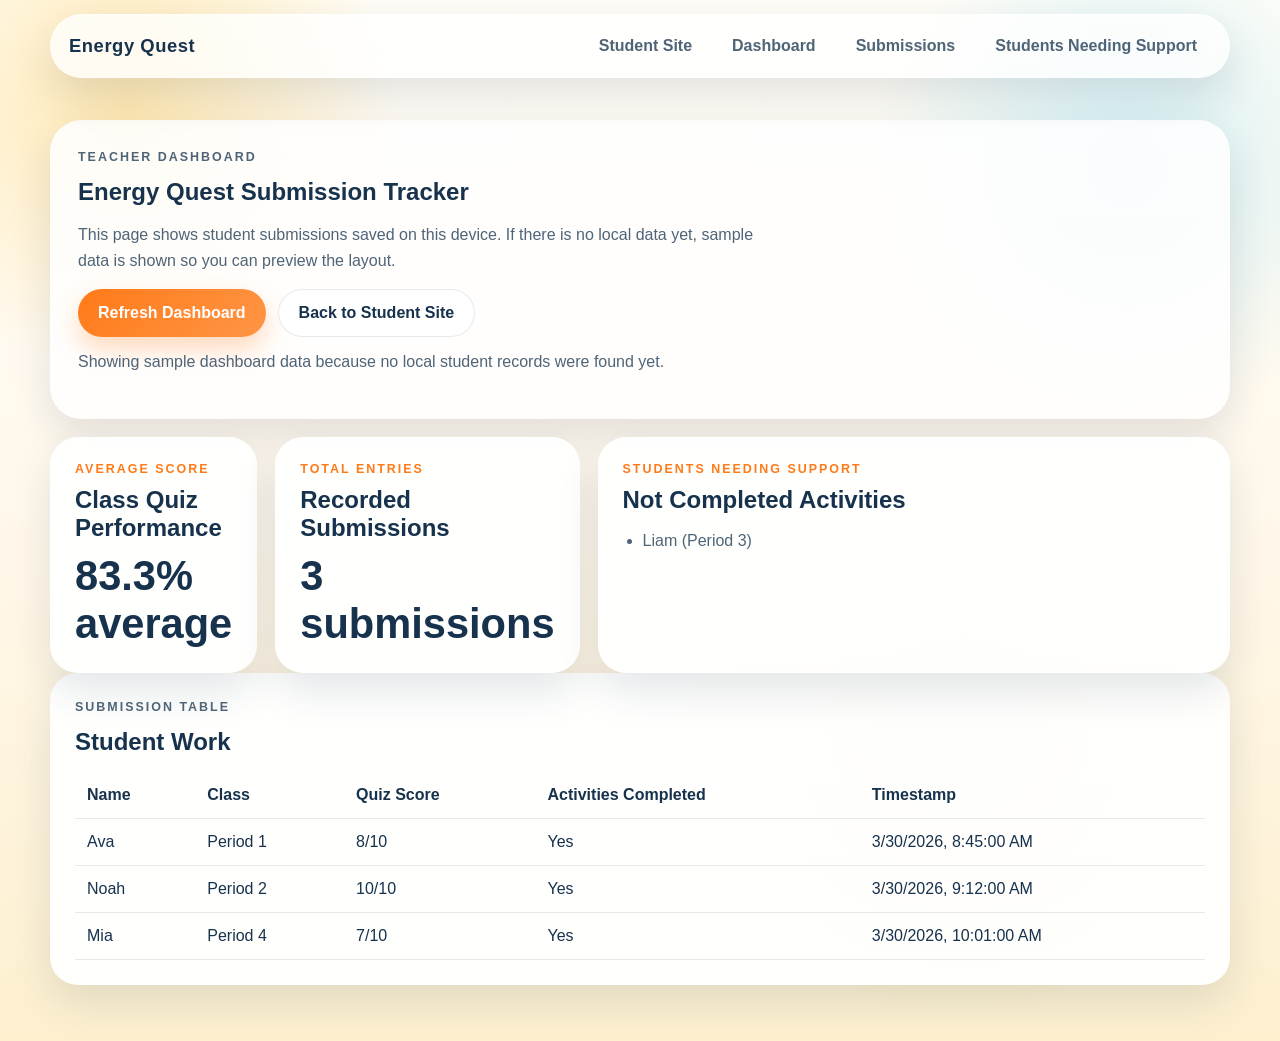
<file: teacher.html>
<!DOCTYPE html>
<html lang="en">
  <head>
    <meta charset="UTF-8" />
    <meta name="viewport" content="width=device-width, initial-scale=1.0" />
    <title>Energy Quest | Teacher Dashboard</title>
    <link rel="stylesheet" href="./styles.css" />
    <script src="./script.js" defer></script>
  </head>
  <body class="teacher-page">
    <header class="site-header">
      <nav class="navbar">
        <a class="brand" href="./index.html">Energy Quest</a>
        <button
          class="nav-toggle"
          id="navToggle"
          type="button"
          aria-expanded="false"
          aria-controls="navLinks"
        >
          Menu
        </button>
        <div class="nav-links" id="navLinks">
          <a href="./index.html">Student Site</a>
          <a href="#dashboard">Dashboard</a>
          <a href="#submissions">Submissions</a>
          <a href="#students">Students Needing Support</a>
        </div>
      </nav>
    </header>

    <main id="dashboard">
      <section class="dashboard-hero">
        <p class="eyebrow">Teacher Dashboard</p>
        <h1>Energy Quest Submission Tracker</h1>
        <p>
          This page shows student submissions saved on this device. If there is
          no local data yet, sample data is shown so you can preview the layout.
        </p>
        <div class="teacher-actions">
          <button class="primary-button action-button" id="refreshDashboard" type="button">
            Refresh Dashboard
          </button>
          <a class="secondary-button" href="./index.html">Back to Student Site</a>
        </div>
        <p class="dashboard-note" id="localStatus" aria-live="polite"></p>
      </section>

      <section class="dashboard-grid">
        <div class="dashboard-stat-grid">
          <article class="stat-card-dashboard">
            <p class="eyebrow">Average Score</p>
            <h2>Class Quiz Performance</h2>
            <strong id="averageScore">No scores yet</strong>
          </article>

          <article class="stat-card-dashboard">
            <p class="eyebrow">Total Entries</p>
            <h2>Recorded Submissions</h2>
            <strong id="submissionCount">0 submissions</strong>
          </article>
        </div>

        <article class="list-card" id="students">
          <p class="eyebrow">Students Needing Support</p>
          <h2>Not Completed Activities</h2>
          <ul id="incompleteList"></ul>
        </article>
      </section>

      <section class="table-card" id="submissions">
        <p class="eyebrow">Submission Table</p>
        <h2>Student Work</h2>
        <table class="dashboard-table">
          <thead>
            <tr>
              <th>Name</th>
              <th>Class</th>
              <th>Quiz Score</th>
              <th>Activities Completed</th>
              <th>Timestamp</th>
            </tr>
          </thead>
          <tbody id="teacherTableBody"></tbody>
        </table>
      </section>
    </main>
  </body>
</html>
</file>
<file: styles.css>
:root {
  /* Color system chosen to feel bright, energetic, and student-friendly. */
  --bg: #fff8ec;
  --surface: rgba(255, 255, 255, 0.84);
  --surface-strong: #fffdf8;
  --ink: #17324d;
  --muted: #4f6477;
  --line: rgba(23, 50, 77, 0.1);
  --orange: #ff7a18;
  --gold: #ffc233;
  --teal: #1699a4;
  --sky: #6fd3f5;
  --lime: #8ac926;
  --rose: #ff5d73;
  --shadow: 0 18px 40px rgba(23, 50, 77, 0.12);
  --radius-lg: 28px;
  --radius-md: 20px;
  --radius-sm: 14px;
  --title-font: "Avenir Next", "Trebuchet MS", "Gill Sans", sans-serif;
  --body-font: "Verdana", "Segoe UI", "Helvetica Neue", sans-serif;
}

* {
  box-sizing: border-box;
}

html {
  scroll-behavior: smooth;
}

body {
  margin: 0;
  font-family: var(--body-font);
  color: var(--ink);
  background:
    radial-gradient(circle at 10% 10%, rgba(255, 194, 51, 0.35), transparent 18%),
    radial-gradient(circle at 88% 16%, rgba(111, 211, 245, 0.3), transparent 18%),
    radial-gradient(circle at 75% 70%, rgba(138, 201, 38, 0.18), transparent 24%),
    linear-gradient(180deg, #fffdf7 0%, #fff8ec 48%, #fdf0cf 100%);
  min-height: 100vh;
}

body.modal-open {
  overflow: hidden;
}

fieldset {
  margin: 0;
  min-inline-size: 0;
}

img,
iframe {
  display: block;
  max-width: 100%;
}

button,
input {
  font: inherit;
}

a {
  color: inherit;
}

main {
  width: min(1180px, calc(100% - 28px));
  margin: 0 auto;
  padding: 24px 0 56px;
}

.hidden {
  opacity: 0;
  pointer-events: none;
}

.login-overlay {
  position: fixed;
  inset: 0;
  display: grid;
  place-items: center;
  padding: 18px;
  background: rgba(23, 50, 77, 0.54);
  backdrop-filter: blur(10px);
  z-index: 60;
  transition: opacity 180ms ease;
}

.login-card,
.student-card,
.progress-card,
.stat-card-dashboard,
.table-card,
.list-card {
  background: rgba(255, 255, 255, 0.94);
  border: 1px solid rgba(255, 255, 255, 0.82);
  box-shadow: var(--shadow);
  border-radius: var(--radius-lg);
}

.login-card {
  width: min(460px, 100%);
  padding: 30px;
}

.login-card h1,
.student-card h2,
.progress-card h2,
.dashboard-hero h1,
.stat-card-dashboard h2,
.table-card h2,
.list-card h2 {
  margin: 0;
  font-family: var(--title-font);
}

.login-text,
.progress-help,
.dashboard-note,
.student-card p,
.list-card li,
.table-card p {
  color: var(--muted);
  line-height: 1.6;
}

.login-form {
  display: grid;
  gap: 12px;
  margin-top: 18px;
}

.login-form label {
  font-weight: 800;
}

.login-form input {
  border: 1px solid rgba(23, 50, 77, 0.14);
  border-radius: 14px;
  padding: 13px 14px;
  background: white;
}

.login-button {
  margin-top: 10px;
}

.form-message {
  min-height: 24px;
  margin: 0;
  font-weight: 700;
  color: var(--teal);
}

.student-tools,
.dashboard-grid {
  display: grid;
  grid-template-columns: 0.86fr 1.14fr;
  gap: 18px;
  margin-top: 18px;
}

.student-card,
.progress-card,
.stat-card-dashboard,
.table-card,
.list-card {
  padding: 24px;
}

.student-actions {
  display: flex;
  gap: 12px;
  margin-top: 16px;
}

.progress-meter {
  height: 16px;
  border-radius: 999px;
  background: #e9eef3;
  overflow: hidden;
  margin-top: 18px;
}

.progress-meter-fill {
  width: 0;
  height: 100%;
  border-radius: inherit;
  background: linear-gradient(90deg, var(--orange), var(--gold), var(--lime));
  transition: width 180ms ease;
}

.progress-summary {
  margin: 10px 0 0;
  font-weight: 800;
}

.progress-list {
  display: grid;
  gap: 12px;
  margin-top: 18px;
}

.progress-item {
  display: flex;
  justify-content: space-between;
  gap: 12px;
  align-items: center;
  padding: 14px 16px;
  border-radius: 16px;
  background: rgba(111, 211, 245, 0.08);
  border: 1px solid rgba(23, 50, 77, 0.08);
}

.progress-item span {
  font-weight: 700;
}

.progress-item strong {
  font-family: var(--title-font);
}

.progress-item.complete {
  background: rgba(138, 201, 38, 0.12);
  border-color: rgba(138, 201, 38, 0.5);
}

.progress-item.complete strong {
  color: #3d7a10;
}

.progress-item.incomplete {
  background: rgba(255, 93, 115, 0.08);
  border-color: rgba(255, 93, 115, 0.22);
}

.progress-item.incomplete strong {
  color: #b03d4c;
}

.overall-item {
  background: rgba(255, 194, 51, 0.12);
}

.submission-panel {
  margin-top: 18px;
}

button:disabled {
  cursor: not-allowed;
  opacity: 0.55;
  transform: none;
  box-shadow: none;
}

.site-header {
  position: sticky;
  top: 0;
  z-index: 20;
  padding: 14px 14px 0;
}

.navbar {
  width: min(1180px, calc(100% - 2px));
  margin: 0 auto;
  background: rgba(255, 255, 255, 0.78);
  backdrop-filter: blur(12px);
  border: 1px solid rgba(255, 255, 255, 0.65);
  box-shadow: var(--shadow);
  border-radius: 999px;
  padding: 12px 18px;
  display: flex;
  align-items: center;
  gap: 18px;
}

.brand {
  font-family: var(--title-font);
  font-size: 1.15rem;
  font-weight: 900;
  letter-spacing: 0.03em;
  text-decoration: none;
  white-space: nowrap;
}

.nav-toggle {
  display: none;
  border: none;
  border-radius: 999px;
  background: var(--ink);
  color: white;
  padding: 10px 14px;
  font-weight: 700;
}

.nav-links {
  display: flex;
  flex-wrap: wrap;
  gap: 12px;
  margin-left: auto;
}

.nav-links a {
  text-decoration: none;
  padding: 10px 14px;
  border-radius: 999px;
  font-weight: 700;
  color: var(--muted);
  transition: background 160ms ease, color 160ms ease, transform 160ms ease;
}

.nav-links a:hover,
.nav-links a:focus-visible {
  background: rgba(255, 122, 24, 0.12);
  color: var(--ink);
  transform: translateY(-1px);
}

.hero-section,
.section-card,
.overview-card {
  background: var(--surface);
  border: 1px solid rgba(255, 255, 255, 0.7);
  box-shadow: var(--shadow);
  backdrop-filter: blur(10px);
}

.hero-section {
  margin-top: 18px;
  border-radius: 34px;
  padding: 34px;
  display: grid;
  grid-template-columns: 1.08fr 0.92fr;
  gap: 24px;
  overflow: hidden;
  position: relative;
}

.hero-section::after {
  content: "";
  position: absolute;
  inset: auto -10% -25% 18%;
  height: 220px;
  background: radial-gradient(circle, rgba(255, 194, 51, 0.34), transparent 65%);
  pointer-events: none;
}

.eyebrow {
  margin: 0 0 10px;
  text-transform: uppercase;
  letter-spacing: 0.16em;
  font-size: 0.78rem;
  font-weight: 800;
  color: var(--orange);
}

.hero-copy h1,
.section-heading h2,
.overview-card h2,
.activity-card h3,
.compare-card h3,
.concept-card h3,
.video-card h3 {
  font-family: var(--title-font);
  margin: 0;
}

.hero-copy h1 {
  font-size: clamp(2.6rem, 6vw, 4.9rem);
  line-height: 0.95;
  max-width: 10ch;
}

.hero-text,
.section-heading p,
.overview-card p,
.type-card p,
.compare-card p,
.compare-card li,
.concept-card p,
.energy-story p,
.activity-heading p,
.readout-card span,
.simulation-note,
.video-card h3,
.glossary-display,
.answer-text,
.activity-feedback {
  color: var(--muted);
  line-height: 1.65;
}

.hero-actions,
.activity-actions {
  display: flex;
  flex-wrap: wrap;
  gap: 14px;
  margin-top: 22px;
}

.primary-button,
.secondary-button,
.action-button,
.answer-toggle {
  border: none;
  cursor: pointer;
  text-decoration: none;
  display: inline-flex;
  align-items: center;
  justify-content: center;
  border-radius: 999px;
  font-weight: 800;
  transition: transform 160ms ease, box-shadow 160ms ease, background 160ms ease;
}

.primary-button,
.action-button.primary-button {
  background: linear-gradient(135deg, var(--orange), #ff9546);
  color: white;
  padding: 14px 20px;
  box-shadow: 0 12px 26px rgba(255, 122, 24, 0.28);
}

.secondary-button {
  background: rgba(255, 255, 255, 0.94);
  color: var(--ink);
  padding: 14px 20px;
  border: 1px solid var(--line);
}

.primary-button:hover,
.secondary-button:hover,
.answer-toggle:hover,
.type-card:hover,
.overview-card:hover,
.compare-card:hover,
.concept-card:hover,
.activity-card:hover,
.glossary-card:hover,
.sort-item:hover,
.video-card:hover {
  transform: translateY(-2px);
}

.hero-visual {
  position: relative;
  min-height: 380px;
  display: grid;
  place-items: center;
}

.hero-glow {
  position: absolute;
  inset: 14% 12%;
  border-radius: 50%;
  background: radial-gradient(circle, rgba(111, 211, 245, 0.24), transparent 70%);
  animation: pulse 3.4s ease-in-out infinite;
}

.energy-core {
  width: 220px;
  height: 220px;
  border-radius: 50%;
  display: grid;
  place-items: center;
  font-family: var(--title-font);
  font-size: 1.9rem;
  font-weight: 900;
  letter-spacing: 0.08em;
  color: var(--ink);
  background:
    radial-gradient(circle at 30% 30%, #fff9dd 0%, #ffe483 30%, #ffc233 55%, #ff7a18 100%);
  box-shadow:
    0 0 0 24px rgba(22, 153, 164, 0.1),
    0 0 0 50px rgba(255, 194, 51, 0.12);
}

.orbit-card {
  position: absolute;
  width: 178px;
  padding: 14px 16px;
  border-radius: 18px;
  background: rgba(255, 255, 255, 0.9);
  box-shadow: var(--shadow);
}

.orbit-card strong {
  display: block;
  margin-top: 4px;
  font-family: var(--title-font);
}

.orbit-label {
  color: var(--muted);
  font-size: 0.86rem;
}

.orbit-card-a {
  top: 18px;
  right: 0;
  animation: float 4.5s ease-in-out infinite;
}

.orbit-card-b {
  bottom: 18px;
  left: 0;
  animation: float 5.2s ease-in-out infinite 0.4s;
}

.orbit-card-c {
  left: 8%;
  top: 22%;
  animation: float 4.8s ease-in-out infinite 0.2s;
}

.overview-grid {
  display: grid;
  grid-template-columns: repeat(3, 1fr);
  gap: 18px;
  margin-top: 22px;
}

.overview-card,
.section-card {
  border-radius: var(--radius-lg);
}

.overview-card {
  padding: 24px;
}

.overview-card h2 {
  font-size: 1.25rem;
  margin-bottom: 10px;
}

.section-card {
  margin-top: 22px;
  padding: 30px;
}

.nested-check {
  margin-top: 24px;
  background: rgba(255, 255, 255, 0.72);
  box-shadow: none;
  border: 1px dashed rgba(22, 153, 164, 0.28);
}

.check-card h3,
.nested-check h3,
.sort-bank h4,
.drop-zone h4,
.glossary-card strong {
  margin-top: 0;
  font-family: var(--title-font);
}

.answer-toggle {
  margin-top: 8px;
  padding: 11px 16px;
  background: rgba(22, 153, 164, 0.12);
  color: var(--ink);
}

.answer-text {
  margin-bottom: 0;
}

.section-heading {
  max-width: 760px;
}

.section-heading h2 {
  font-size: clamp(2rem, 4vw, 3.2rem);
  line-height: 1;
}

.types-grid,
.compare-grid,
.conservation-grid,
.video-grid,
.glossary-grid {
  display: grid;
  gap: 18px;
  margin-top: 24px;
}

.types-grid {
  grid-template-columns: repeat(2, 1fr);
}

.type-card,
.compare-card,
.concept-card,
.activity-card,
.video-card,
.glossary-card,
.readout-card {
  background: var(--surface-strong);
  border-radius: var(--radius-md);
  border: 1px solid var(--line);
}

.type-card {
  padding: 22px;
  transition: transform 160ms ease, box-shadow 160ms ease;
}

.type-card-header {
  display: grid;
  grid-template-columns: 54px 1fr;
  gap: 14px;
  align-items: start;
}

.type-card h3 {
  margin: 0 0 8px;
  font-size: 1.15rem;
}

.type-badge {
  width: 54px;
  height: 54px;
  border-radius: 16px;
  display: grid;
  place-items: center;
  font-weight: 900;
  color: white;
  background: linear-gradient(135deg, var(--teal), var(--sky));
}

.type-definition,
.type-examples {
  margin: 0;
  color: var(--muted);
  line-height: 1.6;
}

.type-examples {
  margin-top: 14px;
}

.diagram-card {
  background: linear-gradient(180deg, rgba(255, 255, 255, 0.97), rgba(246, 251, 255, 0.94));
}

.diagram-shell {
  margin-top: 18px;
  padding: 12px;
  border-radius: 18px;
  background: linear-gradient(180deg, rgba(201, 242, 255, 0.34), rgba(255, 246, 213, 0.44));
  border: 1px solid rgba(23, 50, 77, 0.08);
}

.diagram-shell svg {
  width: 100%;
  height: auto;
  display: block;
}

.diagram-label,
.diagram-small-label {
  fill: var(--ink);
  font-family: var(--body-font);
  font-weight: 700;
}

.diagram-label {
  font-size: 14px;
}

.diagram-small-label {
  font-size: 12px;
}

.diagram-ground {
  fill: #86c24a;
}

.diagram-platform {
  fill: #7a9ec1;
}

.diagram-block {
  fill: #ffb347;
  stroke: rgba(23, 50, 77, 0.18);
  stroke-width: 2;
}

.diagram-motion-line {
  stroke: #1699a4;
  stroke-width: 6;
  stroke-linecap: round;
  animation: dashShift 1.2s ease-in-out infinite;
}

.line-b {
  animation-delay: 0.12s;
}

.line-c {
  animation-delay: 0.24s;
}

.diagram-kinetic-ball {
  fill: #ff7a18;
  stroke: #ffffff;
  stroke-width: 6;
  animation: ballBob 1s ease-in-out infinite;
}

.diagram-arrow-line {
  stroke: #ff7a18;
  stroke-width: 6;
  stroke-linecap: round;
  stroke-dasharray: 10 10;
  animation: pulseStroke 1.2s linear infinite;
}

.diagram-arrow-head {
  fill: #ff7a18;
  animation: arrowFloat 1.2s ease-in-out infinite;
  transform-box: fill-box;
  transform-origin: center;
}

.diagram-thermal-box {
  fill: rgba(255, 194, 51, 0.16);
  stroke: rgba(23, 50, 77, 0.14);
  stroke-width: 2;
}

.diagram-particle {
  fill: #ff6b57;
  transform-box: fill-box;
  transform-origin: center;
}

.particle-fast {
  animation: shakeFast 0.45s linear infinite;
}

.particle-medium {
  animation: shakeMedium 0.8s linear infinite;
}

.diagram-battery {
  fill: #7c8cff;
}

.diagram-battery-cap {
  fill: #394d88;
}

.diagram-battery-cell {
  fill: rgba(255, 255, 255, 0.4);
}

.cell-a {
  animation: batteryPulse 1.1s ease-in-out infinite;
}

.cell-b {
  animation: batteryPulse 1.1s ease-in-out infinite 0.3s;
}

.diagram-zap {
  fill: none;
  stroke: #ffc233;
  stroke-width: 8;
  stroke-linecap: round;
  stroke-linejoin: round;
}

.diagram-pulse {
  fill: none;
  stroke: rgba(255, 194, 51, 0.7);
  stroke-width: 4;
  transform-box: fill-box;
  transform-origin: center;
}

.pulse-a {
  animation: ripple 1.5s ease-out infinite;
}

.pulse-b {
  animation: ripple 1.5s ease-out infinite 0.4s;
}

.diagram-wire {
  fill: none;
  stroke: #506d8f;
  stroke-width: 8;
  stroke-linecap: round;
}

.diagram-electron {
  fill: #1699a4;
  filter: drop-shadow(0 0 4px rgba(22, 153, 164, 0.3));
}

.electron-a {
  animation: electronMoveA 2.3s linear infinite;
}

.electron-b {
  animation: electronMoveB 2.3s linear infinite;
}

.electron-c {
  animation: electronMoveC 2.3s linear infinite;
}

.diagram-light-core {
  fill: #ffd54f;
  animation: glowPulse 1.6s ease-in-out infinite;
}

.diagram-rays line {
  stroke: #ffb703;
  stroke-width: 6;
  stroke-linecap: round;
  animation: rayPulse 1.4s ease-in-out infinite;
}

.diagram-bulb-base {
  fill: #fff5c2;
  stroke: rgba(23, 50, 77, 0.14);
  stroke-width: 2;
}

.diagram-bulb-stem {
  stroke: #506d8f;
  stroke-width: 5;
  stroke-linecap: round;
}

.diagram-speaker-box {
  fill: #506d8f;
}

.diagram-speaker-cone {
  fill: #8bb1d8;
  animation: speakerThump 0.8s ease-in-out infinite;
  transform-box: fill-box;
  transform-origin: left center;
}

.diagram-wave {
  fill: none;
  stroke: #ff7a18;
  stroke-width: 5;
  stroke-linecap: round;
  transform-box: fill-box;
  transform-origin: center;
}

.wave-a {
  animation: soundPulse 1.1s ease-out infinite;
}

.wave-b {
  animation: soundPulse 1.1s ease-out infinite 0.15s;
}

.wave-c {
  animation: soundPulse 1.1s ease-out infinite 0.3s;
}

.diagram-flashlight-body {
  fill: #506d8f;
}

.diagram-flashlight-head {
  fill: #708db3;
}

.diagram-light-beam {
  fill: rgba(255, 236, 130, 0.7);
  animation: beamPulse 1.5s ease-in-out infinite;
  transform-box: fill-box;
  transform-origin: left center;
}

.diagram-heat-wave {
  fill: none;
  stroke: #ff7a18;
  stroke-width: 4;
  stroke-linecap: round;
  transform-box: fill-box;
  transform-origin: center;
}

.heat-a {
  animation: waveLift 1.2s ease-in-out infinite;
}

.heat-b {
  animation: waveLift 1.2s ease-in-out infinite 0.3s;
}

.compare-grid {
  grid-template-columns: repeat(2, 1fr);
}

.compare-card,
.concept-card,
.activity-card,
.video-card {
  padding: 24px;
}

.transfer-card {
  background: linear-gradient(180deg, rgba(111, 211, 245, 0.16), rgba(255, 255, 255, 0.95));
}

.transformation-card {
  background: linear-gradient(180deg, rgba(255, 194, 51, 0.18), rgba(255, 255, 255, 0.95));
}

.compare-card ul {
  margin: 12px 0 0;
  padding-left: 20px;
}

.example-banner,
.energy-story,
.glossary-display {
  margin-top: 22px;
  padding: 22px;
  border-radius: var(--radius-md);
  background: linear-gradient(135deg, rgba(255, 255, 255, 0.95), rgba(255, 244, 211, 0.92));
  border: 1px solid rgba(255, 194, 51, 0.26);
}

.conservation-grid {
  grid-template-columns: repeat(3, 1fr);
}

.energy-flow-section {
  margin-top: 28px;
}

.energy-flow-section h3 {
  margin: 0 0 8px;
  font-size: 1.6rem;
  font-family: var(--title-font);
}

.energy-flow-intro {
  margin: 0 0 20px;
  color: var(--muted);
  line-height: 1.6;
}

.energy-flow-grid {
  display: grid;
  grid-template-columns: repeat(2, minmax(0, 1fr));
  gap: 18px;
}

.energy-flow-card {
  background: rgba(255, 255, 255, 0.92);
  border: 1px solid rgba(23, 50, 77, 0.1);
  border-radius: 18px;
  padding: 18px;
  box-shadow: 0 10px 24px rgba(23, 50, 77, 0.08);
}

.energy-flow-illustration {
  width: 100%;
  max-width: 110px;
  height: 110px;
  border-radius: 14px;
  display: grid;
  place-items: center;
  margin-bottom: 12px;
  background: #eef6fb;
  overflow: hidden;
}

.flow-svg {
  width: 100%;
  height: 100%;
}

.flow-plate,
.flow-lamp-base,
.flow-screen,
.flow-speaker,
.flow-device {
  fill: #506d8f;
}

.flow-food-main,
.flow-lamp-shade,
.flow-kettle-body,
.flow-controller,
.flow-trampoline-top {
  fill: #ffb347;
}

.flow-food-accent,
.flow-button-red,
.flow-jumper-head {
  fill: #ff6b57;
}

.flow-lamp-stand,
.flow-bike-frame,
.flow-turbine-pole,
.flow-trampoline-leg,
.flow-jumper-body,
.flow-charge-wire,
.flow-battery-cap {
  stroke: #17324d;
  stroke-width: 4;
  stroke-linecap: round;
  fill: none;
}

.flow-ray,
.flow-charge-bolt {
  stroke: #ffc233;
  stroke-width: 4;
  stroke-linecap: round;
  fill: none;
}

.flow-phone-body,
.flow-battery {
  fill: #7c8cff;
}

.flow-phone-screen,
.flow-screen-light {
  fill: #9fe7ff;
}

.flow-phone-button,
.flow-speaker-cone,
.flow-turbine-center,
.flow-button-yellow {
  fill: #fff7d6;
}

.flow-sound-wave,
.flow-steam,
.flow-kettle-spout,
.flow-kettle-handle,
.flow-heat-wave {
  stroke: #ff7a18;
  stroke-width: 4;
  stroke-linecap: round;
  fill: none;
}

.flow-wheel {
  stroke: #506d8f;
  stroke-width: 5;
  fill: none;
}

.flow-turbine-blade {
  fill: #9fd460;
}

.flow-screen-light {
  animation: glowPulse 1.8s ease-in-out infinite;
}

.flow-sound-wave {
  animation: soundPulse 1.2s ease-out infinite;
  transform-box: fill-box;
  transform-origin: left center;
}

.flow-steam {
  animation: waveLift 1.4s ease-in-out infinite;
}

.flow-charge-bolt {
  animation: beamPulse 1.3s ease-in-out infinite;
}

.energy-flow-card h4 {
  margin: 0 0 8px;
  font-size: 1.05rem;
  color: var(--ink);
}

.energy-flow-card p {
  margin: 0;
  color: var(--muted);
  line-height: 1.6;
  font-weight: 600;
}

.story-track {
  display: flex;
  flex-wrap: wrap;
  gap: 10px;
  margin: 14px 0;
}

.story-track span {
  padding: 10px 14px;
  border-radius: 999px;
  background: rgba(22, 153, 164, 0.12);
  font-weight: 800;
}

.story-arrow {
  background: transparent;
  color: var(--orange);
}

.activities-grid {
  display: grid;
  grid-template-columns: 1.08fr 0.92fr;
  gap: 18px;
  margin-top: 24px;
}

.activity-heading h3 {
  font-size: 1.45rem;
}

.sort-layout {
  display: grid;
  grid-template-columns: 240px 1fr;
  gap: 16px;
  margin-top: 18px;
}

.sort-bank,
.drop-zone {
  padding: 18px;
  border-radius: var(--radius-md);
  background: rgba(255, 255, 255, 0.86);
  border: 1px dashed rgba(23, 50, 77, 0.18);
  min-height: 260px;
}

.drop-zone-grid {
  display: grid;
  grid-template-columns: repeat(2, 1fr);
  gap: 16px;
}

.drop-zone.is-target {
  outline: 3px solid rgba(22, 153, 164, 0.28);
  background: rgba(111, 211, 245, 0.12);
}

.sort-list {
  display: grid;
  gap: 10px;
  margin-top: 14px;
}

.sort-item {
  width: 100%;
  text-align: left;
  padding: 14px 16px;
  border-radius: var(--radius-sm);
  border: 1px solid rgba(23, 50, 77, 0.12);
  background: white;
  font-weight: 700;
  color: var(--ink);
  cursor: grab;
  transition: transform 160ms ease, border-color 160ms ease, background 160ms ease;
}

.sort-item.selected {
  border-color: var(--orange);
  background: rgba(255, 122, 24, 0.08);
}

.sort-item.correct {
  border-color: rgba(138, 201, 38, 0.95);
  background: rgba(138, 201, 38, 0.12);
}

.sort-item.incorrect {
  border-color: rgba(255, 93, 115, 0.95);
  background: rgba(255, 93, 115, 0.12);
}

.slider-label {
  display: inline-block;
  margin-top: 8px;
  font-weight: 800;
}

input[type="range"] {
  width: 100%;
  margin-top: 12px;
  accent-color: var(--orange);
}

.slider-scale {
  display: flex;
  justify-content: space-between;
  gap: 12px;
  font-size: 0.92rem;
  color: var(--muted);
  margin-top: 8px;
}

.sim-scene {
  position: relative;
  min-height: 280px;
  margin-top: 18px;
  border-radius: 22px;
  overflow: hidden;
  background: linear-gradient(180deg, #c9f2ff 0%, #f4fdff 55%, #d7f2a6 56%, #96d04d 100%);
}

.ramp-svg {
  width: 100%;
  height: auto;
  display: block;
}

.ramp-surface {
  filter: drop-shadow(0 10px 12px rgba(23, 50, 77, 0.12));
}

.svg-label {
  fill: var(--ink);
  font-family: var(--body-font);
  font-size: 13px;
  font-weight: 700;
}

.ball-label {
  fill: #17324d;
}

#simBall {
  fill: #ff7a18;
  stroke: white;
  stroke-width: 5;
  filter: drop-shadow(0 10px 14px rgba(255, 122, 24, 0.28));
}

.sim-readout {
  display: grid;
  grid-template-columns: repeat(3, 1fr);
  gap: 12px;
  margin-top: 18px;
}

.readout-card {
  padding: 18px;
}

.readout-card strong {
  display: block;
  margin-top: 8px;
  font-family: var(--title-font);
  font-size: 1.2rem;
}

.bars {
  display: grid;
  gap: 14px;
  margin-top: 18px;
}

.bar-row {
  display: grid;
  grid-template-columns: 92px 1fr;
  align-items: center;
  gap: 12px;
}

.bar-track {
  height: 16px;
  border-radius: 999px;
  overflow: hidden;
  background: #e9eef3;
}

.bar-fill {
  height: 100%;
  border-radius: inherit;
  width: 0;
  transition: width 180ms ease;
}

.potential-fill {
  background: linear-gradient(90deg, var(--teal), var(--sky));
}

.kinetic-fill {
  background: linear-gradient(90deg, var(--lime), #c6eb63);
}

.simulation-note {
  margin-bottom: 0;
}

.quiz-grid {
  display: grid;
  gap: 16px;
  margin-top: 24px;
}

.quiz-card {
  padding: 22px;
  border-radius: var(--radius-md);
  background: rgba(255, 255, 255, 0.92);
  border: 1px solid var(--line);
}

.quiz-card.correct {
  border-color: rgba(138, 201, 38, 0.9);
  background: rgba(138, 201, 38, 0.08);
}

.quiz-card.incorrect {
  border-color: rgba(255, 93, 115, 0.9);
  background: rgba(255, 93, 115, 0.08);
}

.quiz-card p {
  margin-top: 0;
  line-height: 1.55;
}

.quiz-options {
  display: grid;
  gap: 10px;
}

.quiz-option {
  display: flex;
  gap: 10px;
  align-items: flex-start;
  padding: 12px 14px;
  border-radius: var(--radius-sm);
  background: rgba(111, 211, 245, 0.08);
}

.quiz-feedback {
  margin: 12px 0 0;
  font-weight: 700;
}

.video-grid {
  grid-template-columns: repeat(2, 1fr);
}

.video-card iframe {
  aspect-ratio: 16 / 9;
  border: 0;
  border-radius: 18px;
}

.video-card h3 {
  margin-top: 14px;
}

.glossary-grid {
  grid-template-columns: repeat(3, 1fr);
}

.glossary-card {
  border: 1px solid var(--line);
  padding: 18px;
  text-align: left;
  cursor: pointer;
  transition: transform 160ms ease, background 160ms ease, border-color 160ms ease;
}

.glossary-card.active {
  border-color: rgba(22, 153, 164, 0.72);
  background: rgba(22, 153, 164, 0.08);
}

.term-button {
  border: none;
  background: rgba(255, 194, 51, 0.22);
  color: inherit;
  border-radius: 999px;
  padding: 2px 8px;
  cursor: pointer;
}

.term-button strong {
  color: var(--ink);
}

.term-tooltip {
  position: fixed;
  max-width: min(300px, calc(100vw - 24px));
  background: rgba(23, 50, 77, 0.96);
  color: white;
  padding: 12px 14px;
  border-radius: 14px;
  font-size: 0.95rem;
  line-height: 1.45;
  pointer-events: none;
  opacity: 0;
  transform: translateY(8px);
  transition: opacity 160ms ease, transform 160ms ease;
  z-index: 40;
}

.term-tooltip.visible {
  opacity: 1;
  transform: translateY(0);
}

.dashboard-page .navbar {
  margin-top: 14px;
}

.dashboard-hero {
  margin-top: 18px;
  padding: 28px;
  border-radius: 32px;
  background: rgba(255, 255, 255, 0.88);
  box-shadow: var(--shadow);
}

.dashboard-hero p {
  color: var(--muted);
  line-height: 1.6;
  max-width: 700px;
}

.dashboard-stat-grid {
  display: grid;
  grid-template-columns: repeat(2, 1fr);
  gap: 18px;
}

.stat-card-dashboard strong {
  display: block;
  margin-top: 10px;
  font-family: var(--title-font);
  font-size: clamp(1.8rem, 4vw, 2.6rem);
}

.dashboard-note {
  margin-top: 12px;
}

.dashboard-table {
  width: 100%;
  border-collapse: collapse;
  margin-top: 16px;
}

.dashboard-table th,
.dashboard-table td {
  padding: 14px 12px;
  border-bottom: 1px solid rgba(23, 50, 77, 0.1);
  text-align: left;
}

.dashboard-table th {
  font-family: var(--title-font);
  font-size: 1rem;
}

.list-card ul {
  margin: 14px 0 0;
  padding-left: 20px;
}

.teacher-actions {
  display: flex;
  gap: 12px;
  margin-top: 16px;
}

.sr-only {
  position: absolute;
  width: 1px;
  height: 1px;
  padding: 0;
  margin: -1px;
  overflow: hidden;
  clip: rect(0, 0, 0, 0);
  white-space: nowrap;
  border: 0;
}

@keyframes pulse {
  0%,
  100% {
    transform: scale(1);
  }
  50% {
    transform: scale(1.05);
  }
}

@keyframes float {
  0%,
  100% {
    transform: translateY(0);
  }
  50% {
    transform: translateY(-8px);
  }
}

@keyframes dashShift {
  0%,
  100% {
    transform: translateX(0);
    opacity: 0.4;
  }
  50% {
    transform: translateX(10px);
    opacity: 1;
  }
}

@keyframes ballBob {
  0%,
  100% {
    transform: translateY(0);
  }
  50% {
    transform: translateY(-4px);
  }
}

@keyframes pulseStroke {
  0% {
    stroke-dashoffset: 0;
  }
  100% {
    stroke-dashoffset: -20;
  }
}

@keyframes arrowFloat {
  0%,
  100% {
    transform: translateY(0);
  }
  50% {
    transform: translateY(-4px);
  }
}

@keyframes shakeFast {
  0%,
  100% {
    transform: translate(0, 0);
  }
  25% {
    transform: translate(2px, -2px);
  }
  50% {
    transform: translate(-2px, 2px);
  }
  75% {
    transform: translate(2px, 1px);
  }
}

@keyframes shakeMedium {
  0%,
  100% {
    transform: translate(0, 0);
  }
  25% {
    transform: translate(1px, -1px);
  }
  50% {
    transform: translate(-1px, 2px);
  }
  75% {
    transform: translate(1px, 1px);
  }
}

@keyframes batteryPulse {
  0%,
  100% {
    opacity: 0.45;
  }
  50% {
    opacity: 1;
  }
}

@keyframes ripple {
  0% {
    opacity: 0.9;
    transform: scale(0.75);
  }
  100% {
    opacity: 0;
    transform: scale(1.25);
  }
}

@keyframes electronMoveA {
  0%,
  100% {
    transform: translate(0, 0);
  }
  50% {
    transform: translate(80px, 20px);
  }
}

@keyframes electronMoveB {
  0%,
  100% {
    transform: translate(0, 0);
  }
  50% {
    transform: translate(64px, -8px);
  }
}

@keyframes electronMoveC {
  0%,
  100% {
    transform: translate(0, 0);
  }
  50% {
    transform: translate(48px, -14px);
  }
}

@keyframes glowPulse {
  0%,
  100% {
    transform: scale(1);
    filter: drop-shadow(0 0 0 rgba(255, 213, 79, 0.4));
  }
  50% {
    transform: scale(1.05);
    filter: drop-shadow(0 0 10px rgba(255, 213, 79, 0.7));
  }
}

@keyframes rayPulse {
  0%,
  100% {
    opacity: 0.55;
  }
  50% {
    opacity: 1;
  }
}

@keyframes speakerThump {
  0%,
  100% {
    transform: scaleX(1);
  }
  50% {
    transform: scaleX(1.08);
  }
}

@keyframes soundPulse {
  0% {
    opacity: 0.2;
    transform: scale(0.9);
  }
  70% {
    opacity: 1;
  }
  100% {
    opacity: 0.15;
    transform: scale(1.04);
  }
}

@keyframes beamPulse {
  0%,
  100% {
    opacity: 0.6;
  }
  50% {
    opacity: 0.95;
  }
}

@keyframes waveLift {
  0%,
  100% {
    transform: translateY(0);
    opacity: 0.5;
  }
  50% {
    transform: translateY(-4px);
    opacity: 1;
  }
}

@media (max-width: 1050px) {
  .hero-section,
  .student-tools,
  .dashboard-grid,
  .dashboard-stat-grid,
  .activities-grid,
  .sort-layout,
  .compare-grid,
  .conservation-grid,
  .types-grid,
  .glossary-grid,
  .overview-grid {
    grid-template-columns: 1fr;
  }

  .drop-zone-grid,
  .sim-readout,
  .video-grid,
  .energy-flow-grid {
    grid-template-columns: 1fr;
  }

  .hero-copy h1 {
    max-width: none;
  }
}

@media (max-width: 760px) {
  .site-header {
    padding-inline: 10px;
  }

  .navbar {
    border-radius: 24px;
    align-items: flex-start;
    flex-wrap: wrap;
  }

  .nav-toggle {
    display: inline-flex;
    margin-left: auto;
  }

  .nav-links {
    display: none;
    width: 100%;
    margin-left: 0;
    padding-top: 8px;
  }

  .nav-links.open {
    display: grid;
  }

  .hero-section,
  .section-card,
  .student-card,
  .progress-card,
  .login-card,
  .stat-card-dashboard,
  .table-card,
  .list-card,
  .dashboard-hero {
    padding: 22px;
  }

  .hero-visual {
    min-height: 320px;
  }

  .energy-core {
    width: 180px;
    height: 180px;
    font-size: 1.5rem;
  }

  .orbit-card {
    width: 150px;
  }

  .glossary-grid,
  .types-grid,
  .video-grid {
    grid-template-columns: 1fr;
  }

  .progress-item,
  .teacher-actions,
  .student-actions {
    flex-direction: column;
    align-items: flex-start;
  }

  .dashboard-table {
    display: block;
    overflow-x: auto;
  }

  .bar-row {
    grid-template-columns: 82px 1fr;
  }
}

@media (max-width: 520px) {
  main {
    width: min(100% - 18px, 1180px);
  }

  .hero-actions,
  .activity-actions,
  .teacher-actions,
  .student-actions {
    flex-direction: column;
  }

  .primary-button,
  .secondary-button,
  .action-button,
  .answer-toggle {
    width: 100%;
  }

  .orbit-card {
    position: static;
    width: auto;
    animation: none;
  }

  .hero-visual {
    display: grid;
    gap: 12px;
    justify-items: center;
  }

  .hero-glow {
    inset: 20% 18%;
  }

}
</file>
